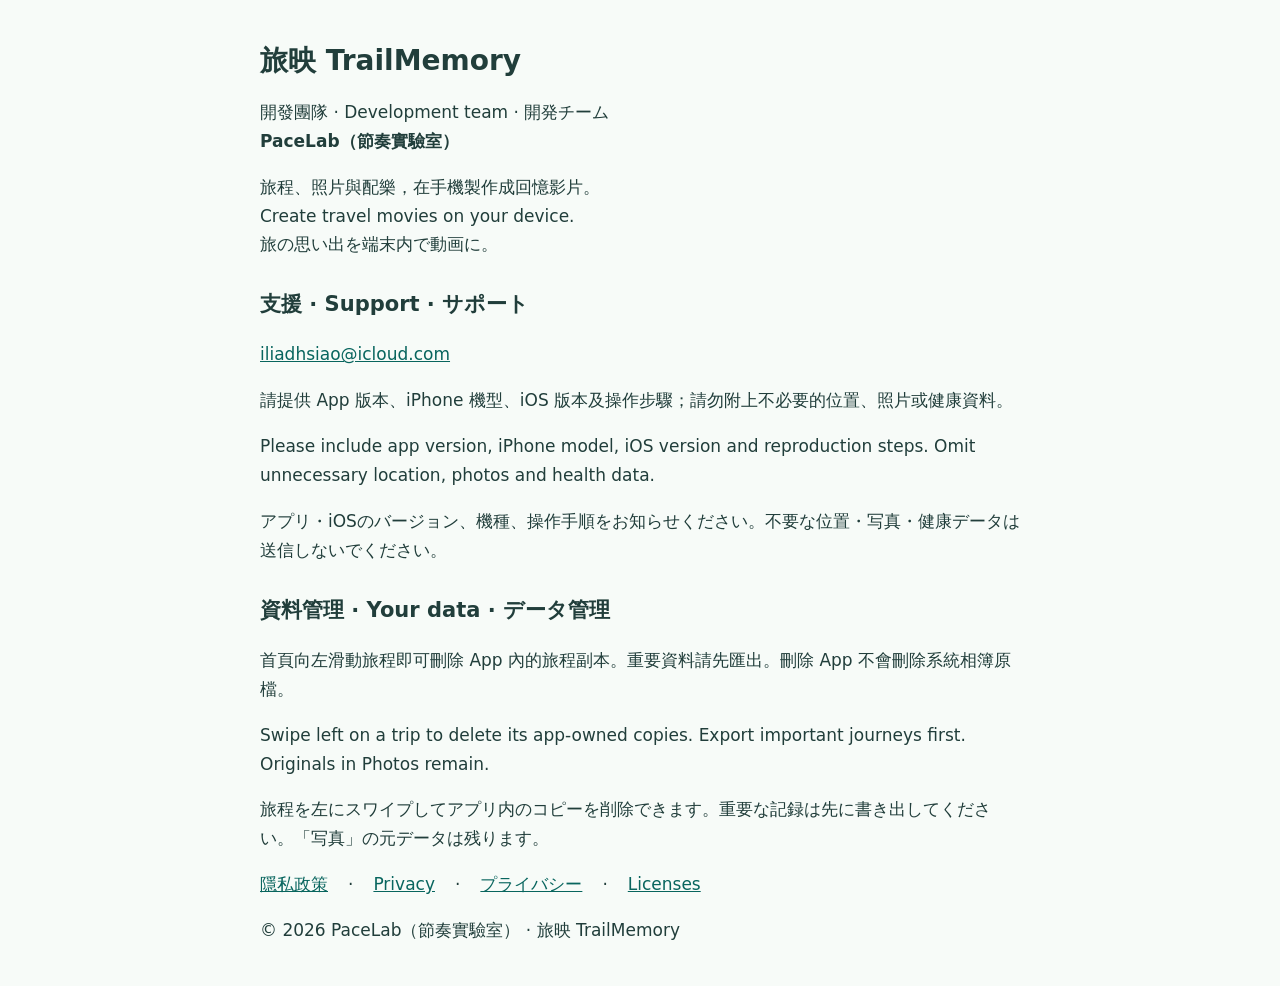
<file: index.html>
<!doctype html><html lang="zh-Hant"><meta charset="utf-8"><meta name="viewport" content="width=device-width,initial-scale=1"><link rel="stylesheet" href="legal/legal.css"><title>旅映 TrailMemory · Support</title><body><main><h1>旅映 TrailMemory</h1><p>開發團隊 · Development team · 開発チーム<br><strong>PaceLab（節奏實驗室）</strong></p><p>旅程、照片與配樂，在手機製作成回憶影片。<br>Create travel movies on your device.<br>旅の思い出を端末内で動画に。</p><h2>支援 · Support · サポート</h2><p><a href="mailto:iliadhsiao@icloud.com">iliadhsiao@icloud.com</a></p><p>請提供 App 版本、iPhone 機型、iOS 版本及操作步驟；請勿附上不必要的位置、照片或健康資料。</p><p>Please include app version, iPhone model, iOS version and reproduction steps. Omit unnecessary location, photos and health data.</p><p>アプリ・iOSのバージョン、機種、操作手順をお知らせください。不要な位置・写真・健康データは送信しないでください。</p><h2>資料管理 · Your data · データ管理</h2><p>首頁向左滑動旅程即可刪除 App 內的旅程副本。重要資料請先匯出。刪除 App 不會刪除系統相簿原檔。</p><p>Swipe left on a trip to delete its app-owned copies. Export important journeys first. Originals in Photos remain.</p><p>旅程を左にスワイプしてアプリ内のコピーを削除できます。重要な記録は先に書き出してください。「写真」の元データは残ります。</p><nav><a href="legal/privacy-zh-Hant.html">隱私政策</a> · <a href="legal/privacy-en.html">Privacy</a> · <a href="legal/privacy-ja.html">プライバシー</a> · <a href="legal/licenses.html">Licenses</a></nav><p>© 2026 PaceLab（節奏實驗室） · 旅映 TrailMemory</p></main></body></html>
</file>
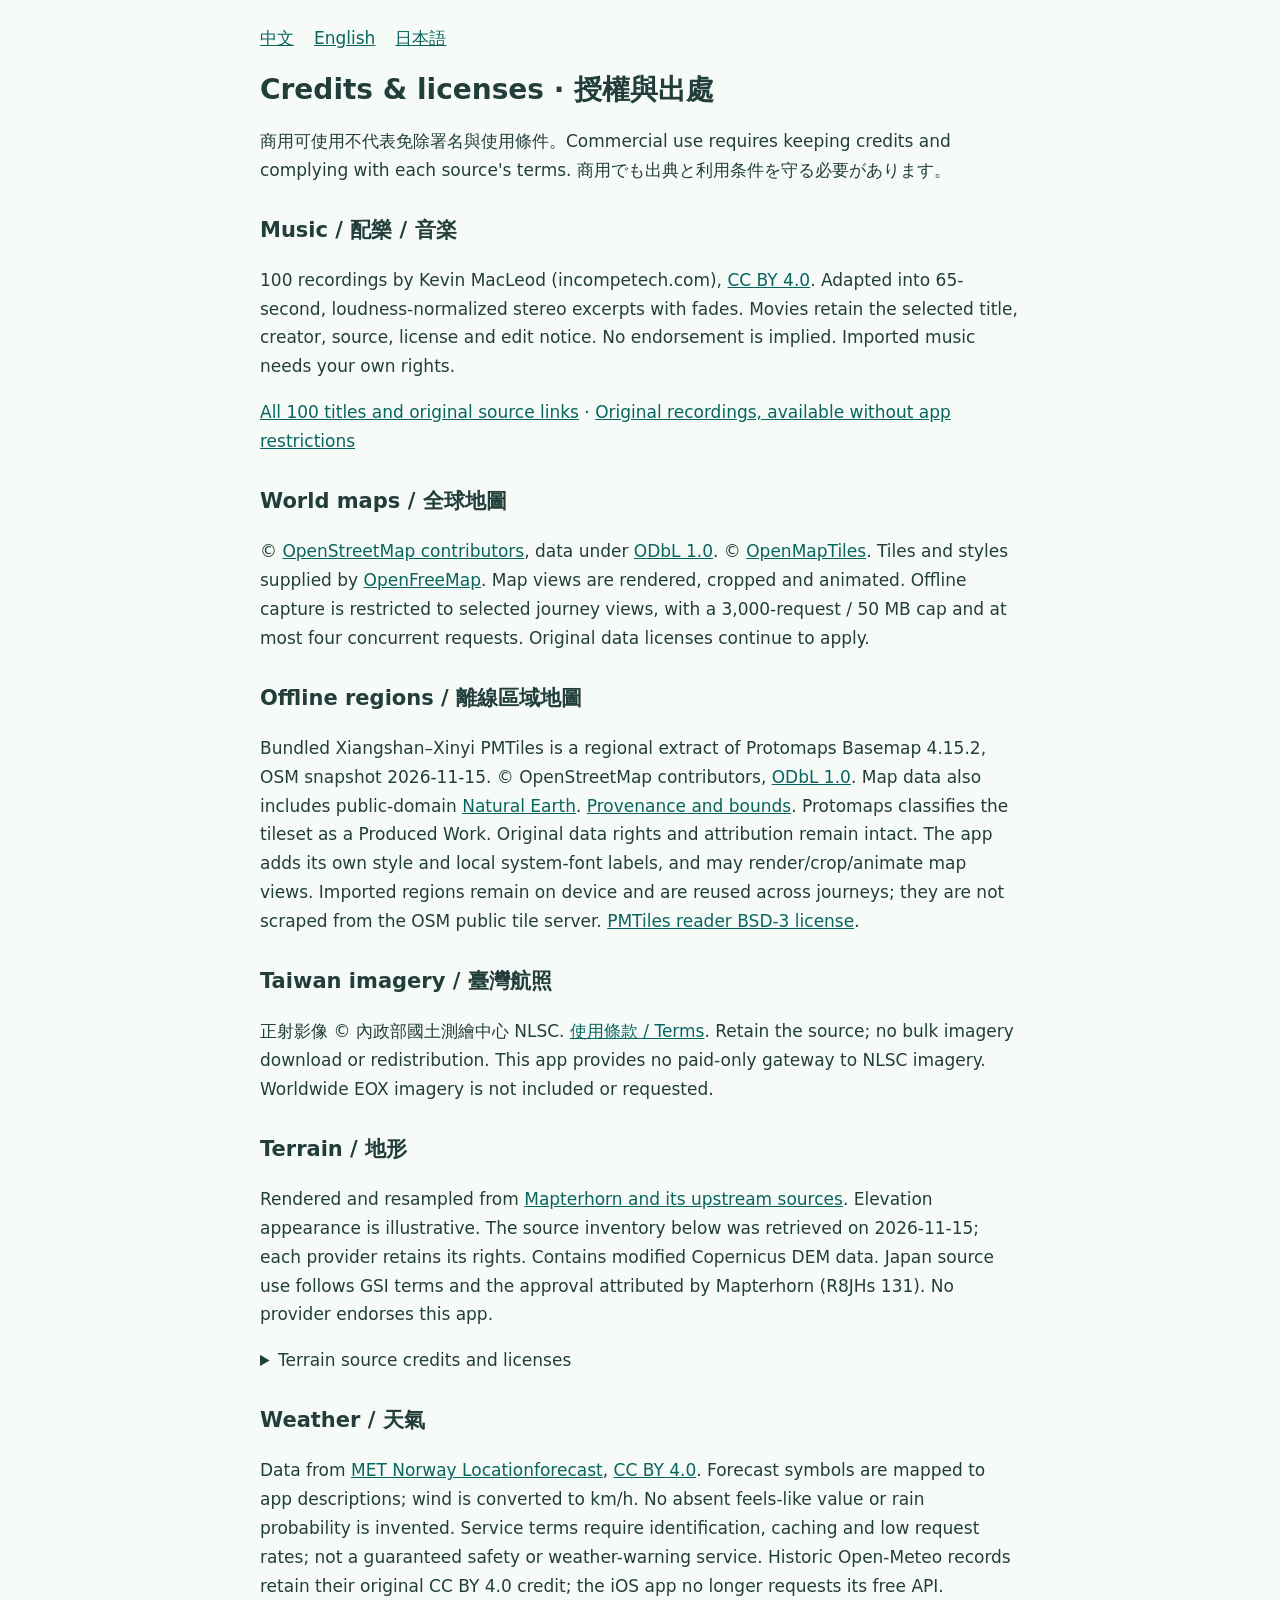
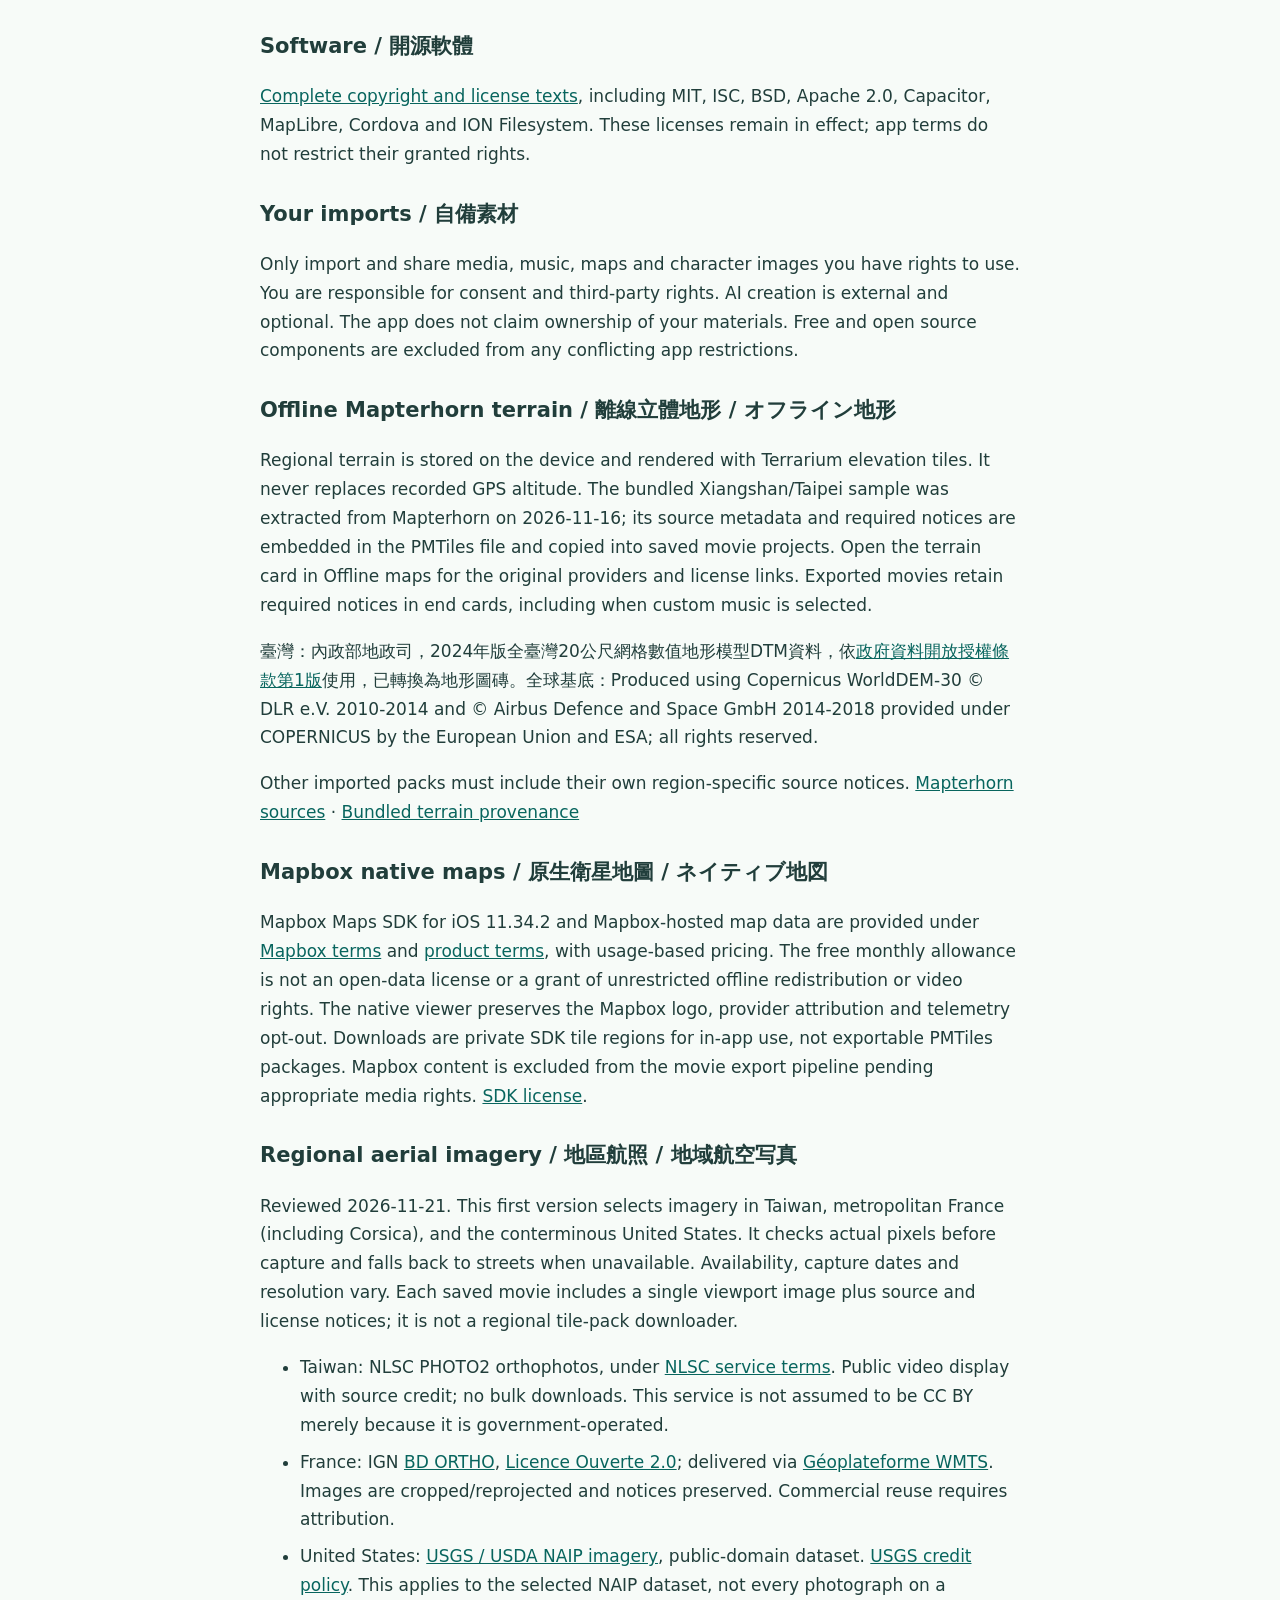
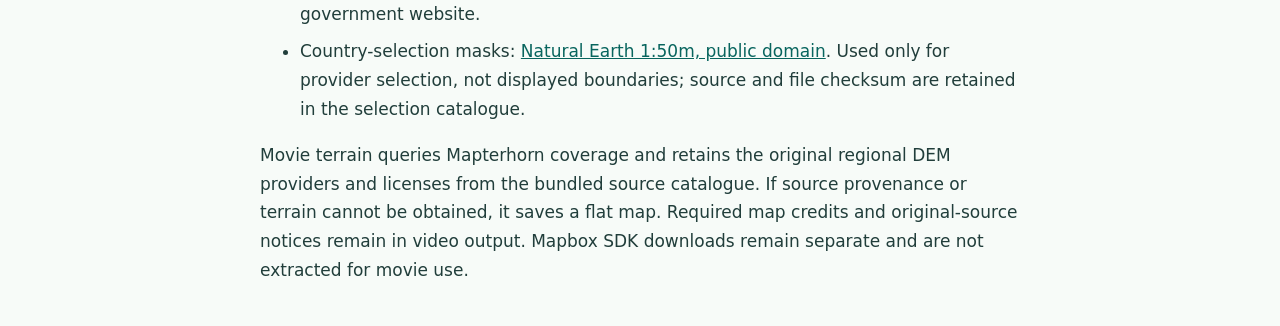
<file: legal/licenses.html>
<!doctype html><html lang="en"><meta charset="utf-8"><meta name="viewport" content="width=device-width,initial-scale=1"><title>Credits & licenses · 授權與出處</title><link rel="stylesheet" href="legal.css"><body><main><nav><a href="privacy-zh-Hant.html">中文</a><a href="privacy-en.html">English</a><a href="privacy-ja.html">日本語</a></nav><h1>Credits & licenses · 授權與出處</h1><p>商用可使用不代表免除署名與使用條件。Commercial use requires keeping credits and complying with each source's terms. 商用でも出典と利用条件を守る必要があります。</p>
<h2>Music / 配樂 / 音楽</h2><p>100 recordings by Kevin MacLeod (incompetech.com), <a href="https://creativecommons.org/licenses/by/4.0/">CC BY 4.0</a>. Adapted into 65-second, loudness-normalized stereo excerpts with fades. Movies retain the selected title, creator, source, license and edit notice. No endorsement is implied. Imported music needs your own rights.</p><p><a href="music-credits.txt">All 100 titles and original source links</a> · <a href="https://incompetech.com/music/royalty-free/music.html">Original recordings, available without app restrictions</a></p>
<h2>World maps / 全球地圖</h2><p>© <a href="https://www.openstreetmap.org/copyright">OpenStreetMap contributors</a>, data under <a href="https://opendatacommons.org/licenses/odbl/1-0/">ODbL 1.0</a>. © <a href="https://openmaptiles.org/">OpenMapTiles</a>. Tiles and styles supplied by <a href="https://openfreemap.org/">OpenFreeMap</a>. Map views are rendered, cropped and animated. Offline capture is restricted to selected journey views, with a 3,000-request / 50 MB cap and at most four concurrent requests. Original data licenses continue to apply.</p>
<h2>Offline regions / 離線區域地圖</h2><p>Bundled Xiangshan–Xinyi PMTiles is a regional extract of Protomaps Basemap 4.15.2, OSM snapshot 2026-11-15. © OpenStreetMap contributors, <a href="https://opendatacommons.org/licenses/odbl/1-0/">ODbL 1.0</a>. Map data also includes public-domain <a href="https://www.naturalearthdata.com/about/terms-of-use/">Natural Earth</a>. <a href="../offline/xiangshan-xinyi-source.json">Provenance and bounds</a>. Protomaps classifies the tileset as a Produced Work. Original data rights and attribution remain intact. The app adds its own style and local system-font labels, and may render/crop/animate map views. Imported regions remain on device and are reused across journeys; they are not scraped from the OSM public tile server. <a href="pmtiles-license.txt">PMTiles reader BSD-3 license</a>.</p>
<h2>Taiwan imagery / 臺灣航照</h2><p>正射影像 © 內政部國土測繪中心 NLSC. <a href="https://maps.nlsc.gov.tw/pro/use_clause.jsp">使用條款 / Terms</a>. Retain the source; no bulk imagery download or redistribution. This app provides no paid-only gateway to NLSC imagery. Worldwide EOX imagery is not included or requested.</p>
<h2>Terrain / 地形</h2><p>Rendered and resampled from <a href="https://mapterhorn.com/attribution/">Mapterhorn and its upstream sources</a>. Elevation appearance is illustrative. The source inventory below was retrieved on 2026-11-15; each provider retains its rights. Contains modified Copernicus DEM data. Japan source use follows GSI terms and the approval attributed by Mapterhorn (R8JHs 131). No provider endorses this app.</p><details><summary>Terrain source credits and licenses</summary><ul><li><strong>Latvijas Ģeotelpiskās informācijas aģentūra</strong> — Digital terrain model (Creative Commons Attribution 4.0) · <a href="https://www.lgia.gov.lv/en/Digit%C4%81lais%20reljefa%20modelis">Source</a> · <a href="https://github.com/mapterhorn/mapterhorn/blob/main/source-catalog/aalv/LICENSE.pdf">Terms</a></li><li><strong>Department of Land Administration, MOI</strong> — 2024 edition of the 20-meter grid digital terrain model Taiwan (Open Government Data License, version 1.0) · <a href="https://data.gov.tw/en/datasets/169807">Source</a> · <a href="https://github.com/mapterhorn/mapterhorn/blob/main/source-catalog/aatw/LICENSE.pdf">Terms</a></li><li><strong>BEV - Bundesamt für Eich- und Vermessungswesen</strong> — Digitales Geländehöhenmodell (ALS-DGM) - Höhenraster (CC-BY-4.0) · <a href="https://www.bev.gv.at/Services/Produkte/Digitales-Gelaendehoehenmodell/ALS-Hoehenraster.html">Source</a> · <a href="https://github.com/mapterhorn/mapterhorn/blob/main/source-catalog/at1/LICENSE.pdf">Terms</a></li><li><strong>geoland.at, Land Kärnten.</strong> — Digital Elevation Modell (DEM) Austria (CC-BY-4.0: Land Kärnten - data.gv.at) · <a href="https://www.data.gv.at/datasets/b5de6975-417b-4320-afdb-eb2a9e2a1dbf?locale=de">Source</a> · <a href="https://github.com/mapterhorn/mapterhorn/blob/main/source-catalog/at10/LICENSE.pdf">Terms</a></li><li><strong>burgenland.at. Land Burgenland</strong> — Digitales Geländemodell 5 Meter - Burgenland (Creative Commons Namensnennung 4.0 International (CC BY 4.0)) · <a href="https://www.burgenland.at/service/open-government-data/bestandsliste/detail/digitales-gelaendemodell-5-meter-burgenland/">Source</a> · <a href="https://github.com/mapterhorn/mapterhorn/blob/main/source-catalog/atburgenland/LICENSE.pdf">Terms</a></li><li><strong>ktn.gv.at. Land Kärnten</strong> — Digitales Gelände- und Oberflächenmodell Kärnten (CC-BY-4.0: Land Kärnten - data.gv.at) · <a href="https://www.data.gv.at/katalog/dataset/c4352e0c-f811-4c59-bdac-4ba199684fc2">Source</a> · <a href="https://github.com/mapterhorn/mapterhorn/blob/main/source-catalog/atkaernten/LICENSE.pdf">Terms</a></li><li><strong>land-oberoesterreich.gv.at. Land Oberösterreich</strong> — Digitales Geländemodell (DGM) Land Oberösterreich (Creative Commons Namensnennung 4.0 International (CC BY 4.0)) · <a href="https://www.data.gv.at/katalog/dataset/d8f39b43-f52b-4387-9b6d-b93b412a2fc2">Source</a> · <a href="https://github.com/mapterhorn/mapterhorn/blob/main/source-catalog/atoberoesterreich/LICENSE.pdf">Terms</a></li><li><strong>salzburg.gv.at. Land Salzburg</strong> — Digitales Geländemodell 1 m (DGM) Land Salzburg (Creative Commons Namensnennung 4.0 International (CC BY 4.0)) · <a href="https://www.data.gv.at/katalog/dataset/093d4dec-8397-4faf-b690-b8cbe9a9dc31">Source</a> · <a href="https://github.com/mapterhorn/mapterhorn/blob/main/source-catalog/atsalzburg/LICENSE.pdf">Terms</a></li><li><strong>Geoscience Australia</strong> — Digital Elevation Model (DEM) of Australia derived from LiDAR 5 Metre Grid (CC BY 4.0) · <a href="https://pid.geoscience.gov.au/dataset/ga/89644">Source</a> · <a href="https://github.com/mapterhorn/mapterhorn/blob/main/source-catalog/au5a/LICENSE.pdf">Terms</a></li><li><strong>Geoscience Australia</strong> — Digital Elevation Model (DEM) of Australia derived from LiDAR 5 Metre Grid (CC BY 4.0) · <a href="https://pid.geoscience.gov.au/dataset/ga/89644">Source</a> · <a href="https://github.com/mapterhorn/mapterhorn/blob/main/source-catalog/au5b/LICENSE.pdf">Terms</a></li><li><strong>Geoscience Australia</strong> — Digital Elevation Model (DEM) of Australia derived from LiDAR 5 Metre Grid (CC BY 4.0) · <a href="https://pid.geoscience.gov.au/dataset/ga/89644">Source</a> · <a href="https://github.com/mapterhorn/mapterhorn/blob/main/source-catalog/au5c/LICENSE.pdf">Terms</a></li><li><strong>Geoscience Australia</strong> — Digital Elevation Model (DEM) of Australia derived from LiDAR 5 Metre Grid (CC BY 4.0) · <a href="https://pid.geoscience.gov.au/dataset/ga/89644">Source</a> · <a href="https://github.com/mapterhorn/mapterhorn/blob/main/source-catalog/au5d/LICENSE.pdf">Terms</a></li><li><strong>Geoscience Australia</strong> — Digital Elevation Model (DEM) of Australia derived from LiDAR 5 Metre Grid (CC BY 4.0) · <a href="https://pid.geoscience.gov.au/dataset/ga/89644">Source</a> · <a href="https://github.com/mapterhorn/mapterhorn/blob/main/source-catalog/au5e/LICENSE.pdf">Terms</a></li><li><strong>Geoscience Australia</strong> — Digital Elevation Model (DEM) of Australia derived from LiDAR 5 Metre Grid (CC BY 4.0) · <a href="https://pid.geoscience.gov.au/dataset/ga/89644">Source</a> · <a href="https://github.com/mapterhorn/mapterhorn/blob/main/source-catalog/au5f/LICENSE.pdf">Terms</a></li><li><strong>Geoscience Australia</strong> — Digital Elevation Model (DEM) of Australia derived from LiDAR 5 Metre Grid (CC BY 4.0) · <a href="https://pid.geoscience.gov.au/dataset/ga/89644">Source</a> · <a href="https://github.com/mapterhorn/mapterhorn/blob/main/source-catalog/au5g/LICENSE.pdf">Terms</a></li><li><strong>Geoscience Australia</strong> — Digital Elevation Model (DEM) of Australia derived from LiDAR 5 Metre Grid (CC BY 4.0) · <a href="https://pid.geoscience.gov.au/dataset/ga/89644">Source</a> · <a href="https://github.com/mapterhorn/mapterhorn/blob/main/source-catalog/au5h/LICENSE.pdf">Terms</a></li><li><strong>Geoscience Australia</strong> — Digital Elevation Model (DEM) of Australia derived from LiDAR 5 Metre Grid (CC BY 4.0) · <a href="https://pid.geoscience.gov.au/dataset/ga/89644">Source</a> · <a href="https://github.com/mapterhorn/mapterhorn/blob/main/source-catalog/au5i/LICENSE.pdf">Terms</a></li><li><strong>The LIST ©State of Tasmania. Downloaded via Source Coop.</strong> — Tasmanian 2 metre Digital Elevation Model (CC BY 3.0) · <a href="https://source.coop/alexgleith/tasmania-dem-2m">Source</a> · <a href="https://github.com/mapterhorn/mapterhorn/blob/main/source-catalog/autas/LICENSE.pdf">Terms</a></li><li><strong>agentschap Digitaal Vlaanderen</strong> — Digitaal Hoogtemodel Vlaanderen II, DTM, raster, 1 m (Model license for free reuse) · <a href="https://www.vlaanderen.be/datavindplaats/catalogus/digitaal-hoogtemodel-vlaanderen-ii-dtm-raster-1-m">Source</a> · <a href="https://github.com/mapterhorn/mapterhorn/blob/main/source-catalog/beflanders/LICENSE.pdf">Terms</a></li><li><strong>Service public de Wallonie (SPW)</strong> — Relief de la Wallonie - Modèle Numérique de Terrain (MNT) 2021-2022 (CC-BY 4.0) · <a href="https://geoportail.wallonie.be/catalogue/a004e570-99d6-4fe5-b83d-49b774409278.html">Source</a> · <a href="https://github.com/mapterhorn/mapterhorn/blob/main/source-catalog/bewallonie/LICENSE.pdf">Terms</a></li><li><strong>Natural Resources Canada</strong> — Canada DTM 2018-2024 (Open Government Licence - Canada) · <a href="https://open.canada.ca/data/en/dataset/0fe65119-e96e-4a57-8bfe-9d9245fba06b">Source</a> · <a href="https://github.com/mapterhorn/mapterhorn/blob/main/source-catalog/cahrdem2/LICENSE.pdf">Terms</a></li><li><strong>Kanton Zürich, Amt für Raumentwicklung, Abteilung Geoinformation</strong> — DTM Kanton Zürich (CC0) · <a href="https://data.stadt-zuerich.ch/dataset/ktzh_digitales_terrainmodell__dtm__2021_bis_2022__ogd_">Source</a> · <a href="https://github.com/mapterhorn/mapterhorn/blob/main/source-catalog/chzh/LICENSE.pdf">Terms</a></li><li><strong>Τμήμα Κτηματολογίου και Χωρομετρίας</strong> — Cyprus DTM 2019 (CC BY 4.0) · <a href="https://www.data.gov.cy/el/dataset/ypsometria-inspire">Source</a> · <a href="https://github.com/mapterhorn/mapterhorn/blob/main/source-catalog/cy/LICENSE.pdf">Terms</a></li><li><strong>cuzk.gov.cz. Land Survey Office</strong> — Digital Terrain Model of the Czech Republic, 4th generation (DMR 4G), INSPIRE theme Elevation (EL) - GRID 5 m (CC-BY 4.0) · <a href="https://geoportal.cuzk.cz/(S(rtmc0jv2tukm5cadwnkwsgd2))/Default.aspx?lng=EN&amp;mode=TextMeta&amp;side=vyskopis&amp;metadataID=CZ-CUZK-EL&amp;mapid=8&amp;menu=304">Source</a> · <a href="https://github.com/mapterhorn/mapterhorn/blob/main/source-catalog/cz/LICENSE.pdf">Terms</a></li><li><strong>Bayerische Vermessungsverwaltung</strong> — Digitales Geländemodell 1m (DGM1) (CC BY 4.0) · <a href="https://geodaten.bayern.de/opengeodata/OpenDataDetail.html?pn=dgm1">Source</a> · <a href="https://github.com/mapterhorn/mapterhorn/blob/main/source-catalog/debayern/LICENSE.pdf">Terms</a></li><li><strong>Senatsverwaltung für Stadtentwicklung, Bauen und Wohnen Berlin</strong> — Digitale Geländemodelle - ATKIS DGM (Datenlizenz Deutschland - Zero - Version 2.0) · <a href="https://www.berlin.de/sen/sbw/stadtdaten/geoinformation/landesvermessung/geotopographie-atkis/dgm-digitale-gelaendemodelle/">Source</a> · <a href="https://github.com/mapterhorn/mapterhorn/blob/main/source-catalog/deberlin/LICENSE.pdf">Terms</a></li><li><strong>GeoBasis-DE / LGB</strong> — Digitales Geländemodell 1m Brandenburg (Datenlizenz Deutschland - Namensnennung - Version 2.0) · <a href="https://data.geobasis-bb.de/geobasis/daten/dgm/tif/">Source</a> · <a href="https://github.com/mapterhorn/mapterhorn/blob/main/source-catalog/debrandenburg/LICENSE.pdf">Terms</a></li><li><strong>Landesamt GeoInformation Bremen</strong> — ATKIS - DGM1 Land Bremen (CC-BY-4.0) · <a href="https://www.metaver.de/trefferanzeige?docuuid=2351ABA6-019D-4155-853F-76EEFC26CA52">Source</a> · <a href="https://github.com/mapterhorn/mapterhorn/blob/main/source-catalog/debremen/LICENSE.pdf">Terms</a></li><li><strong>LGL, www.lgl-bw.de, dl-de/by-2-0</strong> — DGM 1 Baden-Württemberg (Datenlizenz Deutschland - Namensnennung - Version 2.0) · <a href="https://www.lgl-bw.de/Produkte/Open-Data/">Source</a> · <a href="https://github.com/mapterhorn/mapterhorn/blob/main/source-catalog/debw/LICENSE.pdf">Terms</a></li><li><strong>LGL, www.lgl-bw.de, dl-de/by-2-0</strong> — Baden-Württemberg DGM ALS_3 (Datenlizenz Deutschland - Namensnennung - Version 2.0) · <a href="https://www.lgl-bw.de/Produkte/3D-Produkte/Digitale-Gelaendemodelle/">Source</a> · <a href="https://github.com/mapterhorn/mapterhorn/blob/main/source-catalog/debw025/LICENSE.pdf">Terms</a></li><li><strong>Freie und Hansestadt Hamburg, Landesbetrieb Geoinformation und Vermessung (LGV)</strong> — Digitales Höhenmodell Hamburg DGM 1 (Datenlizenz Deutschland - Namensnennung - Version 2.0) · <a href="https://metaver.de/trefferanzeige?docuuid=A39B4E86-15E2-4BF7-BA82-66F9913D5640">Source</a> · <a href="https://github.com/mapterhorn/mapterhorn/blob/main/source-catalog/dehamburg/LICENSE.pdf">Terms</a></li><li><strong>Hessisches Ministerium für Umwelt, Klimaschutz, Landwirtschaft und Verbraucherschutz</strong> — ATKIS-DGM 1 (Datenlizenz Deutschland - Zero - Version 2.0) · <a href="https://www.metaver.de/trefferanzeige?docuuid=dbf48a95-b44d-48b3-a5b4-981e4c1bd8e6">Source</a> · <a href="https://github.com/mapterhorn/mapterhorn/blob/main/source-catalog/dehessen/LICENSE.pdf">Terms</a></li><li><strong>© GeoBasis-DE/M-V 2025</strong> — Digitales Geländemodell 1m (DGM1) Mecklenburg-Vorpommern (CC BY 4.0) · <a href="https://www.laiv-mv.de/Geoinformation/Geobasisdaten/Gelaendemodelle/">Source</a> · <a href="https://github.com/mapterhorn/mapterhorn/blob/main/source-catalog/demv/LICENSE.pdf">Terms</a></li><li><strong>Landesamtes für Geoinformation und Landesvermessung Niedersachsen (LGLN)</strong> — Digitales Geländemodell 1m (DGM1) (CC BY 4.0) · <a href="https://www.lgln.niedersachsen.de/startseite/geodaten_karten/3d_geobasisdaten/dgm/digitale-gelandemodelle-dgm-143150.html">Source</a> · <a href="https://github.com/mapterhorn/mapterhorn/blob/main/source-catalog/deniedersachsen/LICENSE.pdf">Terms</a></li><li><strong>Ministerium des Innern des Landes Nordrhein-Westfalen</strong> — Digitales Geländemodell - Rasterweite 1 m (Datenlizenz Deutschland - Zero - Version 2.0) · <a href="https://www.opengeodata.nrw.de/produkte/geobasis/hm/dgm1_tiff/dgm1_tiff/">Source</a> · <a href="https://github.com/mapterhorn/mapterhorn/blob/main/source-catalog/denrw/LICENSE.pdf">Terms</a></li><li><strong>©GeoBasis-DE / LVermGeoRP 2025</strong> — Digitales Geländemodell Gitterweite 1 m (DL-DE-&gt;BY-2.0) · <a href="https://lvermgeo.rlp.de/geodaten-geoshop/open-data">Source</a> · <a href="https://github.com/mapterhorn/mapterhorn/blob/main/source-catalog/derlp/LICENSE.pdf">Terms</a></li><li><strong>GeoBasis DE/LVGL-SL 2025</strong> — DGM 1 Saarland (Datenlizenz Deutschland – Namensnennung – Version 2.0) · <a href="https://www.shop.lvgl.saarland.de/cloud/index.php/s/wWELJP3D5aRsrqi?path=%2FOD_DGM1_tiff_LK">Source</a> · <a href="https://github.com/mapterhorn/mapterhorn/blob/main/source-catalog/desaarland/LICENSE.pdf">Terms</a></li><li><strong>GeoSN, dl-de/by-2-0</strong> — Digitales Geländemodell (DGM1) (Datenlizenz Deutschland - Namensnennung - Version 2.0) · <a href="https://www.geodaten.sachsen.de/downloadbereich-digitale-hoehenmodelle-4851.html">Source</a> · <a href="https://github.com/mapterhorn/mapterhorn/blob/main/source-catalog/desachsen/LICENSE.pdf">Terms</a></li><li><strong>Landesamt für Vermessung und Geoinformation Sachsen-Anhalt (LVermGeo)</strong> — DGM - Digitales Geländemodell (Datenlizenz Deutschland - Namensnennung - Version 2.0) · <a href="https://www.lvermgeo.sachsen-anhalt.de/de/gdp-dgm-dom-lsa.html">Source</a> · <a href="https://github.com/mapterhorn/mapterhorn/blob/main/source-catalog/desachsenanhalt/LICENSE.pdf">Terms</a></li><li><strong>© GeoBasis-DE/LVermGeo SH/CC BY 4.0</strong> — DGM 1 Schleswig-Holstein (CC BY 4.0) · <a href="https://geodaten.schleswig-holstein.de/gaialight-sh/_apps/dladownload/dl-dgm1.html">Source</a> · <a href="https://github.com/mapterhorn/mapterhorn/blob/main/source-catalog/desh/LICENSE.pdf">Terms</a></li><li><strong>© GDI-Th</strong> — DGM 1 Thüringen (Datenlizenz Deutschland - Namensnennung - Version 2.0) · <a href="https://tlbg.thueringen.de/geobasisdaten/3d-informationen/digitale-gelaendemodelle#c75998">Source</a> · <a href="https://github.com/mapterhorn/mapterhorn/blob/main/source-catalog/dethueringen/LICENSE.pdf">Terms</a></li><li><strong>Klimadatastyrelsen Danmark</strong> — Danmarks Højdemodel - Terræn (CC BY 4.0) · <a href="https://dataforsyningen.dk/data/930">Source</a> · <a href="https://github.com/mapterhorn/mapterhorn/blob/main/source-catalog/dk/LICENSE.pdf">Terms</a></li><li><strong>The Faroese Environment Agency, Umhvørvisstovan</strong> — DTM hæddarmodell (Open Government Data) · <a href="https://www.foroyakort.fo/tak-datur-nidur/dtm-og-dsm-haeddarmodell">Source</a> · <a href="https://github.com/mapterhorn/mapterhorn/blob/main/source-catalog/dkfaroe/LICENSE.pdf">Terms</a></li><li><strong>Klimadatastyrelsen Danmark</strong> — Elevation model Greenland (CC BY 4.0) · <a href="https://dataforsyningen.dk/data/4780">Source</a> · <a href="https://github.com/mapterhorn/mapterhorn/blob/main/source-catalog/dkgreenland/LICENSE.pdf">Terms</a></li><li><strong>Elevation data 2021-2024, Republic of Estonia Land and Spatial Development Board</strong> — Elevation Data Estonia 1m (Republic of Estonia Land and Spatial Development Board opendata licence 2025) · <a href="https://geoportaal.maaamet.ee/eng/spatial-data/elevation-data-p308.html">Source</a> · <a href="https://github.com/mapterhorn/mapterhorn/blob/main/source-catalog/ee/LICENSE.pdf">Terms</a></li><li><strong>MDT02-cob2 2015-2021 CC-BY 4.0 scne.es</strong> — Modelo Digital del Terreno - MDT02 (CC BY 4.0) · <a href="https://centrodedescargas.cnig.es/CentroDescargas/modelo-digital-terreno-mdt02-segunda-cobertura">Source</a> · <a href="https://github.com/mapterhorn/mapterhorn/blob/main/source-catalog/es2a/LICENSE.pdf">Terms</a></li><li><strong>MDT02-cob2 2015-2021 CC-BY 4.0 scne.es</strong> — Modelo Digital del Terreno - MDT02 (CC BY 4.0) · <a href="https://centrodedescargas.cnig.es/CentroDescargas/modelo-digital-terreno-mdt02-segunda-cobertura">Source</a> · <a href="https://github.com/mapterhorn/mapterhorn/blob/main/source-catalog/es2b/LICENSE.pdf">Terms</a></li><li><strong>MDT02-cob2 2015-2021 CC-BY 4.0 scne.es</strong> — Modelo Digital del Terreno - MDT02 (CC BY 4.0) · <a href="https://centrodedescargas.cnig.es/CentroDescargas/modelo-digital-terreno-mdt02-segunda-cobertura">Source</a> · <a href="https://github.com/mapterhorn/mapterhorn/blob/main/source-catalog/es2c/LICENSE.pdf">Terms</a></li><li><strong>CC-BY 4.0 scne.es 2025</strong> — Digital Terrain Model 1st Coverage with 5 m grid spacing (CC BY 4.0) · <a href="https://centrodedescargas.cnig.es/CentroDescargas/modelo-digital-terreno-mdt05-primera-cobertura">Source</a> · <a href="https://github.com/mapterhorn/mapterhorn/blob/main/source-catalog/es5a/LICENSE.pdf">Terms</a></li><li><strong>CC-BY 4.0 scne.es 2025</strong> — Digital Terrain Model 1st Coverage with 5 m grid spacing (CC BY 4.0) · <a href="https://centrodedescargas.cnig.es/CentroDescargas/modelo-digital-terreno-mdt05-primera-cobertura">Source</a> · <a href="https://github.com/mapterhorn/mapterhorn/blob/main/source-catalog/es5b/LICENSE.pdf">Terms</a></li><li><strong>CC-BY 4.0 scne.es 2025</strong> — Digital Terrain Model 1st Coverage with 5 m grid spacing (CC BY 4.0) · <a href="https://centrodedescargas.cnig.es/CentroDescargas/modelo-digital-terreno-mdt05-primera-cobertura">Source</a> · <a href="https://github.com/mapterhorn/mapterhorn/blob/main/source-catalog/es5c/LICENSE.pdf">Terms</a></li><li><strong>CC-BY 4.0 scne.es 2025</strong> — Digital Terrain Model 1st Coverage with 5 m grid spacing (CC BY 4.0) · <a href="https://centrodedescargas.cnig.es/CentroDescargas/modelo-digital-terreno-mdt05-primera-cobertura">Source</a> · <a href="https://github.com/mapterhorn/mapterhorn/blob/main/source-catalog/es5d/LICENSE.pdf">Terms</a></li><li><strong>CC-BY 4.0 scne.es 2022-2025</strong> — Modelo Digital del Terreno - MDT50 (CC BY 4.0) · <a href="https://centrodedescargas.cnig.es/CentroDescargas/lidar-tercera-cobertura">Source</a> · <a href="https://github.com/mapterhorn/mapterhorn/blob/main/source-catalog/esmdt50a/LICENSE.pdf">Terms</a></li><li><strong>CC-BY 4.0 scne.es 2022-2025</strong> — Modelo Digital del Terreno - MDT50 (CC BY 4.0) · <a href="https://centrodedescargas.cnig.es/CentroDescargas/lidar-tercera-cobertura">Source</a> · <a href="https://github.com/mapterhorn/mapterhorn/blob/main/source-catalog/esmdt50b/LICENSE.pdf">Terms</a></li><li><strong>CC-BY 4.0 scne.es 2022-2025</strong> — Modelo Digital del Terreno - MDT50 (CC BY 4.0) · <a href="https://centrodedescargas.cnig.es/CentroDescargas/lidar-tercera-cobertura">Source</a> · <a href="https://github.com/mapterhorn/mapterhorn/blob/main/source-catalog/esmdt50c/LICENSE.pdf">Terms</a></li><li><strong>CC-BY 4.0 scne.es 2022-2025</strong> — Modelo Digital del Terreno - MDT50 (CC BY 4.0) · <a href="https://centrodedescargas.cnig.es/CentroDescargas/lidar-tercera-cobertura">Source</a> · <a href="https://github.com/mapterhorn/mapterhorn/blob/main/source-catalog/esmdt50d/LICENSE.pdf">Terms</a></li><li><strong>National Land Survey of Finland 2025. Downloaded via GeoCubes.</strong> — Elevation model 2 m (Attribution 4.0 International (CC BY 4.0)) · <a href="https://www.maanmittauslaitos.fi/en/maps-and-spatial-data/datasets-and-interfaces/product-descriptions/elevation-model-2-m">Source</a> · <a href="https://github.com/mapterhorn/mapterhorn/blob/main/source-catalog/fi/LICENSE.pdf">Terms</a></li><li><strong>Institut national de l&#x27;information géographique et forestière IGN</strong> — MNT LiDAR HD (Licence Ouverte / Open Licence version 2.0) · <a href="https://www.data.gouv.fr/datasets/mnt-lidar-hd">Source</a> · <a href="https://github.com/mapterhorn/mapterhorn/blob/main/source-catalog/frhd2154a/LICENSE.pdf">Terms</a></li><li><strong>Institut national de l&#x27;information géographique et forestière IGN</strong> — MNT LiDAR HD (Licence Ouverte / Open Licence version 2.0) · <a href="https://www.data.gouv.fr/datasets/mnt-lidar-hd">Source</a> · <a href="https://github.com/mapterhorn/mapterhorn/blob/main/source-catalog/frhd2154b/LICENSE.pdf">Terms</a></li><li><strong>Institut national de l&#x27;information géographique et forestière IGN</strong> — MNT LiDAR HD (Licence Ouverte / Open Licence version 2.0) · <a href="https://www.data.gouv.fr/datasets/mnt-lidar-hd">Source</a> · <a href="https://github.com/mapterhorn/mapterhorn/blob/main/source-catalog/frhd2154c/LICENSE.pdf">Terms</a></li><li><strong>Institut national de l&#x27;information géographique et forestière IGN</strong> — MNT LiDAR HD (Licence Ouverte / Open Licence version 2.0) · <a href="https://www.data.gouv.fr/datasets/mnt-lidar-hd">Source</a> · <a href="https://github.com/mapterhorn/mapterhorn/blob/main/source-catalog/frhd2154d/LICENSE.pdf">Terms</a></li><li><strong>Institut national de l&#x27;information géographique et forestière IGN</strong> — MNT LiDAR HD (Licence Ouverte / Open Licence version 2.0) · <a href="https://www.data.gouv.fr/datasets/mnt-lidar-hd">Source</a> · <a href="https://github.com/mapterhorn/mapterhorn/blob/main/source-catalog/frhd2154e/LICENSE.pdf">Terms</a></li><li><strong>Institut national de l&#x27;information géographique et forestière IGN</strong> — MNT LiDAR HD (Licence Ouverte / Open Licence version 2.0) · <a href="https://www.data.gouv.fr/datasets/mnt-lidar-hd">Source</a> · <a href="https://github.com/mapterhorn/mapterhorn/blob/main/source-catalog/frhd2975/LICENSE.pdf">Terms</a></li><li><strong>Institut national de l&#x27;information géographique et forestière IGN</strong> — MNT LiDAR HD (Licence Ouverte / Open Licence version 2.0) · <a href="https://www.data.gouv.fr/datasets/mnt-lidar-hd">Source</a> · <a href="https://github.com/mapterhorn/mapterhorn/blob/main/source-catalog/frhd5490/LICENSE.pdf">Terms</a></li><li><strong>Institut national de l&#x27;information géographique et forestière IGN</strong> — RGE ALTI® 1m Guadeloupe, Martinique (Licence Ouverte / Open Licence version 2.0) · <a href="https://geoservices.ign.fr/rgealti">Source</a> · <a href="https://github.com/mapterhorn/mapterhorn/blob/main/source-catalog/frrgealti1caribbean/LICENSE.pdf">Terms</a></li><li><strong>Institut national de l&#x27;information géographique et forestière IGN</strong> — RGE ALTI® 1m Corsica (Licence Ouverte / Open Licence version 2.0) · <a href="https://geoservices.ign.fr/rgealti">Source</a> · <a href="https://github.com/mapterhorn/mapterhorn/blob/main/source-catalog/frrgealti1corse/LICENSE.pdf">Terms</a></li><li><strong>Institut national de l&#x27;information géographique et forestière IGN</strong> — RGE ALTI® 1m French Guiana (Licence Ouverte / Open Licence version 2.0) · <a href="https://geoservices.ign.fr/rgealti">Source</a> · <a href="https://github.com/mapterhorn/mapterhorn/blob/main/source-catalog/frrgealti1guiana/LICENSE.pdf">Terms</a></li><li><strong>Institut national de l&#x27;information géographique et forestière IGN</strong> — RGE ALTI® 1m Mayotte (Licence Ouverte / Open Licence version 2.0) · <a href="https://geoservices.ign.fr/rgealti">Source</a> · <a href="https://github.com/mapterhorn/mapterhorn/blob/main/source-catalog/frrgealti1mayotte/LICENSE.pdf">Terms</a></li><li><strong>Institut national de l&#x27;information géographique et forestière IGN</strong> — RGE ALTI® 1m Metropolitan France (Licence Ouverte / Open Licence version 2.0) · <a href="https://geoservices.ign.fr/rgealti">Source</a> · <a href="https://github.com/mapterhorn/mapterhorn/blob/main/source-catalog/frrgealti1metro/LICENSE.pdf">Terms</a></li><li><strong>Institut national de l&#x27;information géographique et forestière IGN</strong> — RGE ALTI® 1m Reunion (Licence Ouverte / Open Licence version 2.0) · <a href="https://geoservices.ign.fr/rgealti">Source</a> · <a href="https://github.com/mapterhorn/mapterhorn/blob/main/source-catalog/frrgealti1reunion/LICENSE.pdf">Terms</a></li><li><strong>Institut national de l&#x27;information géographique et forestière IGN</strong> — RGE ALTI® 1m Saint Pierre and Miquelon (Licence Ouverte / Open Licence version 2.0) · <a href="https://geoservices.ign.fr/rgealti">Source</a> · <a href="https://github.com/mapterhorn/mapterhorn/blob/main/source-catalog/frrgealti1stpm/LICENSE.pdf">Terms</a></li><li><strong>Institut national de l&#x27;information géographique et forestière IGN</strong> — RGE ALTI® 5m Guadeloupe, Martinique (Licence Ouverte / Open Licence version 2.0) · <a href="https://geoservices.ign.fr/rgealti">Source</a> · <a href="https://github.com/mapterhorn/mapterhorn/blob/main/source-catalog/frrgealti5caribbean/LICENSE.pdf">Terms</a></li><li><strong>Institut national de l&#x27;information géographique et forestière IGN</strong> — RGE ALTI® 5m Corsica (Licence Ouverte / Open Licence version 2.0) · <a href="https://geoservices.ign.fr/rgealti">Source</a> · <a href="https://github.com/mapterhorn/mapterhorn/blob/main/source-catalog/frrgealti5corse/LICENSE.pdf">Terms</a></li><li><strong>Institut national de l&#x27;information géographique et forestière IGN</strong> — RGE ALTI® 5m French Guiana (Licence Ouverte / Open Licence version 2.0) · <a href="https://geoservices.ign.fr/rgealti">Source</a> · <a href="https://github.com/mapterhorn/mapterhorn/blob/main/source-catalog/frrgealti5guiana/LICENSE.pdf">Terms</a></li><li><strong>Institut national de l&#x27;information géographique et forestière IGN</strong> — RGE ALTI® 5m Mayotte (Licence Ouverte / Open Licence version 2.0) · <a href="https://geoservices.ign.fr/rgealti">Source</a> · <a href="https://github.com/mapterhorn/mapterhorn/blob/main/source-catalog/frrgealti5mayotte/LICENSE.pdf">Terms</a></li><li><strong>Institut national de l&#x27;information géographique et forestière IGN</strong> — RGE ALTI® 5m Metropolitan France (Licence Ouverte / Open Licence version 2.0) · <a href="https://geoservices.ign.fr/rgealti">Source</a> · <a href="https://github.com/mapterhorn/mapterhorn/blob/main/source-catalog/frrgealti5metro/LICENSE.pdf">Terms</a></li><li><strong>Institut national de l&#x27;information géographique et forestière IGN</strong> — RGE ALTI® 5m Reunion (Licence Ouverte / Open Licence version 2.0) · <a href="https://geoservices.ign.fr/rgealti">Source</a> · <a href="https://github.com/mapterhorn/mapterhorn/blob/main/source-catalog/frrgealti5reunion/LICENSE.pdf">Terms</a></li><li><strong>Institut national de l&#x27;information géographique et forestière IGN</strong> — RGE ALTI® 5m Saint Pierre and Miquelon (Licence Ouverte / Open Licence version 2.0) · <a href="https://geoservices.ign.fr/rgealti">Source</a> · <a href="https://github.com/mapterhorn/mapterhorn/blob/main/source-catalog/frrgealti5stpm/LICENSE.pdf">Terms</a></li><li><strong>DLR e.V. 2010-2014, Airbus Defence and Space GmbH 2014-2018, provided under COPERNICUS by the European Union and ESA. All rights reserved. Accessed via OpenTopography and AWS Open Data.</strong> — COPERNICUS GLO-30 (COPERNICUS full, free and open license) · <a href="https://dataspace.copernicus.eu/explore-data/data-collections/copernicus-contributing-missions/collections-description/COP-DEM">Source</a> · <a href="https://github.com/mapterhorn/mapterhorn/blob/main/source-catalog/glo30/LICENSE.pdf">Terms</a></li><li><strong>Natural Science Institute of Iceland</strong> — ÍslandsDEM útgáfa 1.0 (CC BY 4.0) · <a href="https://gatt.lmi.is/geonetwork/srv/eng/catalog.search#/metadata/e6712430-a63c-4ae5-9158-c89d16da6361">Source</a> · <a href="https://github.com/mapterhorn/mapterhorn/blob/main/source-catalog/is/LICENSE.pdf">Terms</a></li><li><strong>ASTER GDEM courtesy of METI and NASA processed by 4cast LTD using VTbuilder</strong> — 10 meter Digital Elevation Model (DEM) of Israel (ASTER GDEM Public Domain) · <a href="https://www.jspacesystems.or.jp/ersdac/GDEM/E/">Source</a> · <a href="https://github.com/mapterhorn/mapterhorn/blob/main/source-catalog/isr10/LICENSE.pdf">Terms</a></li><li><strong>Dati estratti dal Modello Digitale del Terreno (DTM) della Regione Autonoma Valle d&#x27;Aosta</strong> — Modello Digitale del Terreno (DTM) (CC BY 4.0) · <a href="https://geoportale.regione.vda.it/download/dtm/">Source</a> · <a href="https://github.com/mapterhorn/mapterhorn/blob/main/source-catalog/itaosta/LICENSE.pdf">Terms</a></li><li><strong>Amt für Landesplanung und Kartografie, Autonome Provinz Bozen</strong> — Digitales Geländemodell (DGM 2,5m) (Creative Commons CCZero) · <a href="https://natur-raum.provinz.bz.it/de/digitale-hohenmodelle">Source</a> · <a href="https://github.com/mapterhorn/mapterhorn/blob/main/source-catalog/itbozen/LICENSE.pdf">Terms</a></li><li><strong>Regione Lombardia</strong> — DTM 5X5 - Modello digitale del terreno (ed. 2015) (CC BY 4.0) · <a href="https://geodati.gov.it/geoportale/eng/metadata-search-results?keyword=dfc98d60-5f02-4a2b-8113-5ad24cc53a9c">Source</a> · <a href="https://github.com/mapterhorn/mapterhorn/blob/main/source-catalog/itlombardia/LICENSE.pdf">Terms</a></li><li><strong>Regione Piemonte - A1613B - Sistema informativo territoriale e ambientale</strong> — RIPRESA AEREA ICE 2009-2011 - DTM 5 (CC BY 4.0) · <a href="https://www.geoportale.piemonte.it/geonetwork/srv/api/records/r_piemon:224de2ac-023e-441c-9ae0-ea493b217a8e">Source</a> · <a href="https://github.com/mapterhorn/mapterhorn/blob/main/source-catalog/itpiemonte/LICENSE.pdf">Terms</a></li><li><strong>Regione Autonoma della Sardegna</strong> — DTM e DSM passo 1 m fascia costiera 2008 (CC-BY 4.0) · <a href="https://webgis2.regione.sardegna.it/geonetwork/srv/ita/catalog.search#/metadata/R_SARDEG:BFPNM">Source</a> · <a href="https://github.com/mapterhorn/mapterhorn/blob/main/source-catalog/itsardegnacostiera/LICENSE.pdf">Terms</a></li><li><strong>Regione Autonoma della Sardegna</strong> — DTM e DSM passo 1 metro dei centri urbani interni della Sardegna volo 2013 (CC-BY 4.0) · <a href="https://webgis2.regione.sardegna.it/geonetwork/srv/ita/catalog.search#/metadata/R_SARDEG:7f606501-8ef8-4fa0-99ad-54811f370308">Source</a> · <a href="https://github.com/mapterhorn/mapterhorn/blob/main/source-catalog/itsardegnaurban/LICENSE.pdf">Terms</a></li><li><strong>Regione Siciliana - Assessorato del Territorio e dell&#x27;Ambiente - Area 2 Interdipartimentale - Nodo Regionale S.I.T.R</strong> — Modello digitale del terreno (MDT) 2m - Volo ATA 2012 2013 (CC-BY 4.0) · <a href="https://www.sitr.regione.sicilia.it/geoportale/it/Metadata/Details/946">Source</a> · <a href="https://github.com/mapterhorn/mapterhorn/blob/main/source-catalog/itsicily/LICENSE.pdf">Terms</a></li><li><strong>Provincia Autonoma di Trento - Ufficio Sistemi Informativi - Servizio autorizzazioni e valutazioni ambientali</strong> — LiDAR PAT 2014 integrato con voli 2018 ed il LiDAR 2011 di Campolongo (CC BY 2.5) · <a href="http://www.territorio.provincia.tn.it/portal/server.pt?open=514&amp;objID=23954&amp;mode=2">Source</a> · <a href="https://github.com/mapterhorn/mapterhorn/blob/main/source-catalog/ittrentino/LICENSE.pdf">Terms</a></li><li><strong>国土交通省国土地理院</strong> — 基盤地図情報（数値標高モデル） (国土地理院コンテンツ利用規約／測量法に基づく国土地理院長承認（使用）R 8JHs 131) · <a href="https://service.gsi.go.jp/kiban/app/">Source</a> · <a href="https://github.com/mapterhorn/mapterhorn/blob/main/source-catalog/jpdem10a/LICENSE.pdf">Terms</a></li><li><strong>国土交通省国土地理院</strong> — 基盤地図情報（数値標高モデル） (国土地理院コンテンツ利用規約／測量法に基づく国土地理院長承認（使用）R 8JHs 131) · <a href="https://service.gsi.go.jp/kiban/app/">Source</a> · <a href="https://github.com/mapterhorn/mapterhorn/blob/main/source-catalog/jpdem10b/LICENSE.pdf">Terms</a></li><li><strong>国土交通省国土地理院</strong> — 基盤地図情報（数値標高モデル） (国土地理院コンテンツ利用規約／測量法に基づく国土地理院長承認（使用）R 8JHs 131) · <a href="https://service.gsi.go.jp/kiban/app/">Source</a> · <a href="https://github.com/mapterhorn/mapterhorn/blob/main/source-catalog/jpdem1a/LICENSE.pdf">Terms</a></li><li><strong>国土交通省国土地理院</strong> — 基盤地図情報（数値標高モデル） (国土地理院コンテンツ利用規約／測量法に基づく国土地理院長承認（使用）R 8JHs 131) · <a href="https://service.gsi.go.jp/kiban/app/">Source</a> · <a href="https://github.com/mapterhorn/mapterhorn/blob/main/source-catalog/jpdem5a/LICENSE.pdf">Terms</a></li><li><strong>国土交通省国土地理院</strong> — 基盤地図情報（数値標高モデル） (国土地理院コンテンツ利用規約／測量法に基づく国土地理院長承認（使用）R 8JHs 131) · <a href="https://service.gsi.go.jp/kiban/app/">Source</a> · <a href="https://github.com/mapterhorn/mapterhorn/blob/main/source-catalog/jpdem5b/LICENSE.pdf">Terms</a></li><li><strong>国土交通省国土地理院</strong> — 基盤地図情報（数値標高モデル） (国土地理院コンテンツ利用規約／測量法に基づく国土地理院長承認（使用）R 8JHs 131) · <a href="https://service.gsi.go.jp/kiban/app/">Source</a> · <a href="https://github.com/mapterhorn/mapterhorn/blob/main/source-catalog/jpdem5c/LICENSE.pdf">Terms</a></li><li><strong>Administration du cadastre et de la topographie Luxembourg</strong> — LiDAR 2019 - Modèle numérique de terrain (MNT) (CC0) · <a href="https://data.public.lu/fr/datasets/lidar-2019-modele-numerique-de-terrain-mnt/#/information">Source</a> · <a href="https://github.com/mapterhorn/mapterhorn/blob/main/source-catalog/lu/LICENSE.pdf">Terms</a></li><li><strong>AHN.nl</strong> — Actueel Hoogtebestand Nederland, AHN5 5m (CC BY 4.0) · <a href="https://www.ahn.nl/dataroom">Source</a> · <a href="https://github.com/mapterhorn/mapterhorn/blob/main/source-catalog/nlahn5lowresfilled/LICENSE.pdf">Terms</a></li><li><strong>AHN.nl</strong> — Actueel Hoogtebestand Nederland, Saba, 0.5 m (CC BY 4.0) · <a href="https://www.beeldmateriaal.nl/dataroom-caribisch-nederland">Source</a> · <a href="https://github.com/mapterhorn/mapterhorn/blob/main/source-catalog/nlcaribischa/LICENSE.pdf">Terms</a></li><li><strong>AHN.nl</strong> — Actueel Hoogtebestand Nederland, St. Eustatius, 0.5 m (CC BY 4.0) · <a href="https://www.beeldmateriaal.nl/dataroom-caribisch-nederland">Source</a> · <a href="https://github.com/mapterhorn/mapterhorn/blob/main/source-catalog/nlcaribischb/LICENSE.pdf">Terms</a></li><li><strong>AHN.nl</strong> — Actueel Hoogtebestand Nederland, Bonaire, 0.5 m (CC BY 4.0) · <a href="https://www.beeldmateriaal.nl/dataroom-caribisch-nederland">Source</a> · <a href="https://github.com/mapterhorn/mapterhorn/blob/main/source-catalog/nlcaribischc/LICENSE.pdf">Terms</a></li><li><strong>Kartverket</strong> — Terrengmodellar (DTM) (CC BY 4.0) · <a href="https://www.kartverket.no/api-og-data/terrengdata">Source</a> · <a href="https://github.com/mapterhorn/mapterhorn/blob/main/source-catalog/no/LICENSE.pdf">Terms</a></li><li><strong>Norwegian Polar Institute</strong> — Terrengmodell Svalbard (S0 Terrengmodell) (CC BY 4.0) · <a href="https://data.npolar.no/dataset/dce53a47-c726-4845-85c3-a65b46fe2fea">Source</a> · <a href="https://github.com/mapterhorn/mapterhorn/blob/main/source-catalog/nosvalbard/LICENSE.pdf">Terms</a></li><li><strong>Toitū Te Whenua Land Information New Zealand</strong> — New Zealand LiDAR 1m DEM (CC BY 4.0) · <a href="https://www.linz.govt.nz/products-services/data/types-linz-data/elevation-data/access-elevation-data">Source</a> · <a href="https://github.com/mapterhorn/mapterhorn/blob/main/source-catalog/nz/LICENSE.pdf">Terms</a></li><li><strong>Head Office of Geodesy and Cartography (GUGiK), National Geodetic and Cartographic Resource (PZGiK), Poland</strong> — Numeryczny Model Terenu 1 m (Open Government Data (Art. 40a. geod. i kartogr.)) · <a href="https://www.geoportal.gov.pl/">Source</a> · <a href="https://github.com/mapterhorn/mapterhorn/blob/main/source-catalog/pl1/LICENSE.pdf">Terms</a></li><li><strong>Head Office of Geodesy and Cartography (GUGiK), National Geodetic and Cartographic Resource (PZGiK), Poland</strong> — Numeryczny Model Terenu 5 m (Open Government Data (Art. 40a. geod. i kartogr.)) · <a href="https://www.geoportal.gov.pl/">Source</a> · <a href="https://github.com/mapterhorn/mapterhorn/blob/main/source-catalog/pl5/LICENSE.pdf">Terms</a></li><li><strong>Direção-Geral do Território</strong> — Digital Elevation Models of mainland Portugal (CC BY 4.0) · <a href="https://cdd.dgterritorio.gov.pt/dgt-fe/catalogos/colecoes?filter=LiDAR+-+Modelos+Digitais+do+Relevo&amp;language=en">Source</a> · <a href="https://github.com/mapterhorn/mapterhorn/blob/main/source-catalog/pt/LICENSE.pdf">Terms</a></li><li><strong>Instituto Geográfico Portugês</strong> — Modelo Digital do Terreno (MDT) da Ilha da Madeira (CC BY 4.0) · <a href="https://catalogo-irig.madeira.gov.pt/geonetwork/srv/eng/catalog.search;jsessionid=38D04EB2937EF1FCD8FDC9E697BF4B3A#/metadata/74238358-6eee-45e1-a8fa-3a518321d4ba">Source</a> · <a href="https://github.com/mapterhorn/mapterhorn/blob/main/source-catalog/ptmadeira/LICENSE.pdf">Terms</a></li><li><strong>www.geoportal.gov.ro</strong> — LAKI II MNT 0.5m (Romanian Open Government License v1.0 (OGL-ROU-1.0)) · <a href="https://geoportal.ancpi.ro/portal/apps/webappviewer/index.html?id=3f34ee5af71c400396dda574f0d53274">Source</a> · <a href="https://github.com/mapterhorn/mapterhorn/blob/main/source-catalog/ro/LICENSE.pdf">Terms</a></li><li><strong>the National Land Authority (NLA), Water and Sanitation Corporation (WASAC) Ltd., Rwanda through UNDP, EMD, and windPRO</strong> — Rwanda 10m Digital Elevation Model (Creative Commons Namensnennung 4.0 International (CC BY 4.0)) · <a href="https://github.com/WASAC/rwanda-dem">Source</a> · <a href="https://github.com/mapterhorn/mapterhorn/blob/main/source-catalog/rw/LICENSE.pdf">Terms</a></li><li><strong>Lantmäteriet</strong> — Markhöjdmodell Nedladdning (CC0) · <a href="https://www.lantmateriet.se/sv/geodata/vara-produkter/produktlista/markhojdmodell-nedladdning/">Source</a> · <a href="https://github.com/mapterhorn/mapterhorn/blob/main/source-catalog/se/LICENSE.pdf">Terms</a></li><li><strong>Slovenian Environment Agency (ARSO)</strong> — DMR - digitalni model reliefa (Creative Commons Attribution 4.0) · <a href="http://www.evode.gov.si/index.php?id=87">Source</a> · <a href="https://github.com/mapterhorn/mapterhorn/blob/main/source-catalog/si/LICENSE.pdf">Terms</a></li><li><strong>ÚGKK SR</strong> — DMR v 5.0 (CC BY Creative Commons Attribution („uvedenie autora“) 4.0) · <a href="https://geoportal.gov.sk/gallery/datasets/detail/c310bf1e-68a0-43b9-9955-c7dad13a93aa?csrt=4917832570778447195">Source</a> · <a href="https://github.com/mapterhorn/mapterhorn/blob/main/source-catalog/sk/LICENSE.pdf">Terms</a></li><li><strong>Federal Office of Topography swisstopo</strong> — swissALTI3D (Open Government Data) · <a href="https://www.swisstopo.admin.ch/en/height-model-swissalti3d">Source</a> · <a href="https://github.com/mapterhorn/mapterhorn/blob/main/source-catalog/swissalti3d/LICENSE.pdf">Terms</a></li><li><strong>Istituto Nazionale di Geofisica e Vulcanologia (INGV)</strong> — TINITALY, a digital elevation model of Italy with a 10 meters cell size (Version 1.1) (Creative Commons Namensnennung 4.0 International (CC BY 4.0)) · <a href="https://tinitaly.pi.ingv.it/Download_Area1_1.html">Source</a> · <a href="https://github.com/mapterhorn/mapterhorn/blob/main/source-catalog/tinitaly/LICENSE.pdf">Terms</a></li><li><strong>© Environment Agency</strong> — LIDAR Composite Digital Terrain Model (DTM) - 1m (Open Government Licence) · <a href="https://environment.data.gov.uk/dataset/13787b9a-26a4-4775-8523-806d13af58fc">Source</a> · <a href="https://github.com/mapterhorn/mapterhorn/blob/main/source-catalog/ukengland/LICENSE.pdf">Terms</a></li><li><strong>Scottish Government</strong> — LiDAR for Scotland Phase 1 - DTM (Open Government Licence) · <a href="https://www.spatialdata.gov.scot/geonetwork/srv/eng/catalog.search#/metadata/40017f89-2857-49cb-a913-e0784f250769">Source</a> · <a href="https://github.com/mapterhorn/mapterhorn/blob/main/source-catalog/ukscotland/LICENSE.pdf">Terms</a></li><li><strong>Welsh Government and NRW</strong> — Wales DTM 1m (Open Government License) · <a href="https://datamap.gov.wales/maps/lidar-data-download/">Source</a> · <a href="https://github.com/mapterhorn/mapterhorn/blob/main/source-catalog/ukwales/LICENSE.pdf">Terms</a></li><li><strong>U.S. Geological Survey</strong> — 1 meter Digital Elevation Models (DEMs) - USGS National Map 3DEP Downloadable Data Collection (Public Domain (U.S. Government Work)) · <a href="https://www.sciencebase.gov/catalog/item/543e6b86e4b0fd76af69cf4c">Source</a> · <a href="https://github.com/mapterhorn/mapterhorn/blob/main/source-catalog/us1aa/LICENSE.pdf">Terms</a></li><li><strong>U.S. Geological Survey</strong> — 1 meter Digital Elevation Models (DEMs) - USGS National Map 3DEP Downloadable Data Collection (Public Domain (U.S. Government Work)) · <a href="https://www.sciencebase.gov/catalog/item/543e6b86e4b0fd76af69cf4c">Source</a> · <a href="https://github.com/mapterhorn/mapterhorn/blob/main/source-catalog/us1ba/LICENSE.pdf">Terms</a></li><li><strong>U.S. Geological Survey</strong> — 1 meter Digital Elevation Models (DEMs) - USGS National Map 3DEP Downloadable Data Collection (Public Domain (U.S. Government Work)) · <a href="https://www.sciencebase.gov/catalog/item/543e6b86e4b0fd76af69cf4c">Source</a> · <a href="https://github.com/mapterhorn/mapterhorn/blob/main/source-catalog/us1ca/LICENSE.pdf">Terms</a></li><li><strong>U.S. Geological Survey</strong> — 1 meter Digital Elevation Models (DEMs) - USGS National Map 3DEP Downloadable Data Collection (Public Domain (U.S. Government Work)) · <a href="https://www.sciencebase.gov/catalog/item/543e6b86e4b0fd76af69cf4c">Source</a> · <a href="https://github.com/mapterhorn/mapterhorn/blob/main/source-catalog/us1cb/LICENSE.pdf">Terms</a></li><li><strong>U.S. Geological Survey</strong> — 1 meter Digital Elevation Models (DEMs) - USGS National Map 3DEP Downloadable Data Collection (Public Domain (U.S. Government Work)) · <a href="https://www.sciencebase.gov/catalog/item/543e6b86e4b0fd76af69cf4c">Source</a> · <a href="https://github.com/mapterhorn/mapterhorn/blob/main/source-catalog/us1cc/LICENSE.pdf">Terms</a></li><li><strong>U.S. Geological Survey</strong> — 1 meter Digital Elevation Models (DEMs) - USGS National Map 3DEP Downloadable Data Collection (Public Domain (U.S. Government Work)) · <a href="https://www.sciencebase.gov/catalog/item/543e6b86e4b0fd76af69cf4c">Source</a> · <a href="https://github.com/mapterhorn/mapterhorn/blob/main/source-catalog/us1da/LICENSE.pdf">Terms</a></li><li><strong>U.S. Geological Survey</strong> — 1 meter Digital Elevation Models (DEMs) - USGS National Map 3DEP Downloadable Data Collection (Public Domain (U.S. Government Work)) · <a href="https://www.sciencebase.gov/catalog/item/543e6b86e4b0fd76af69cf4c">Source</a> · <a href="https://github.com/mapterhorn/mapterhorn/blob/main/source-catalog/us1db/LICENSE.pdf">Terms</a></li><li><strong>U.S. Geological Survey</strong> — 1 meter Digital Elevation Models (DEMs) - USGS National Map 3DEP Downloadable Data Collection (Public Domain (U.S. Government Work)) · <a href="https://www.sciencebase.gov/catalog/item/543e6b86e4b0fd76af69cf4c">Source</a> · <a href="https://github.com/mapterhorn/mapterhorn/blob/main/source-catalog/us1dc/LICENSE.pdf">Terms</a></li><li><strong>U.S. Geological Survey</strong> — 1 meter Digital Elevation Models (DEMs) - USGS National Map 3DEP Downloadable Data Collection (Public Domain (U.S. Government Work)) · <a href="https://www.sciencebase.gov/catalog/item/543e6b86e4b0fd76af69cf4c">Source</a> · <a href="https://github.com/mapterhorn/mapterhorn/blob/main/source-catalog/us1ea/LICENSE.pdf">Terms</a></li><li><strong>U.S. Geological Survey</strong> — 1 meter Digital Elevation Models (DEMs) - USGS National Map 3DEP Downloadable Data Collection (Public Domain (U.S. Government Work)) · <a href="https://www.sciencebase.gov/catalog/item/543e6b86e4b0fd76af69cf4c">Source</a> · <a href="https://github.com/mapterhorn/mapterhorn/blob/main/source-catalog/us1eb/LICENSE.pdf">Terms</a></li><li><strong>U.S. Geological Survey</strong> — 1 meter Digital Elevation Models (DEMs) - USGS National Map 3DEP Downloadable Data Collection (Public Domain (U.S. Government Work)) · <a href="https://www.sciencebase.gov/catalog/item/543e6b86e4b0fd76af69cf4c">Source</a> · <a href="https://github.com/mapterhorn/mapterhorn/blob/main/source-catalog/us1ec/LICENSE.pdf">Terms</a></li><li><strong>U.S. Geological Survey</strong> — 1 meter Digital Elevation Models (DEMs) - USGS National Map 3DEP Downloadable Data Collection (Public Domain (U.S. Government Work)) · <a href="https://www.sciencebase.gov/catalog/item/543e6b86e4b0fd76af69cf4c">Source</a> · <a href="https://github.com/mapterhorn/mapterhorn/blob/main/source-catalog/us1fa/LICENSE.pdf">Terms</a></li><li><strong>U.S. Geological Survey</strong> — 1 meter Digital Elevation Models (DEMs) - USGS National Map 3DEP Downloadable Data Collection (Public Domain (U.S. Government Work)) · <a href="https://www.sciencebase.gov/catalog/item/543e6b86e4b0fd76af69cf4c">Source</a> · <a href="https://github.com/mapterhorn/mapterhorn/blob/main/source-catalog/us1fb/LICENSE.pdf">Terms</a></li><li><strong>U.S. Geological Survey</strong> — 1 meter Digital Elevation Models (DEMs) - USGS National Map 3DEP Downloadable Data Collection (Public Domain (U.S. Government Work)) · <a href="https://www.sciencebase.gov/catalog/item/543e6b86e4b0fd76af69cf4c">Source</a> · <a href="https://github.com/mapterhorn/mapterhorn/blob/main/source-catalog/us1fc/LICENSE.pdf">Terms</a></li><li><strong>U.S. Geological Survey</strong> — 1 meter Digital Elevation Models (DEMs) - USGS National Map 3DEP Downloadable Data Collection (Public Domain (U.S. Government Work)) · <a href="https://www.sciencebase.gov/catalog/item/543e6b86e4b0fd76af69cf4c">Source</a> · <a href="https://github.com/mapterhorn/mapterhorn/blob/main/source-catalog/us1ga/LICENSE.pdf">Terms</a></li><li><strong>U.S. Geological Survey</strong> — 1 meter Digital Elevation Models (DEMs) - USGS National Map 3DEP Downloadable Data Collection (Public Domain (U.S. Government Work)) · <a href="https://www.sciencebase.gov/catalog/item/543e6b86e4b0fd76af69cf4c">Source</a> · <a href="https://github.com/mapterhorn/mapterhorn/blob/main/source-catalog/us1gb/LICENSE.pdf">Terms</a></li><li><strong>U.S. Geological Survey</strong> — 1 meter Digital Elevation Models (DEMs) - USGS National Map 3DEP Downloadable Data Collection (Public Domain (U.S. Government Work)) · <a href="https://www.sciencebase.gov/catalog/item/543e6b86e4b0fd76af69cf4c">Source</a> · <a href="https://github.com/mapterhorn/mapterhorn/blob/main/source-catalog/us1gc/LICENSE.pdf">Terms</a></li><li><strong>U.S. Geological Survey</strong> — 1 meter Digital Elevation Models (DEMs) - USGS National Map 3DEP Downloadable Data Collection (Public Domain (U.S. Government Work)) · <a href="https://www.sciencebase.gov/catalog/item/543e6b86e4b0fd76af69cf4c">Source</a> · <a href="https://github.com/mapterhorn/mapterhorn/blob/main/source-catalog/us1ha/LICENSE.pdf">Terms</a></li><li><strong>U.S. Geological Survey</strong> — 1 meter Digital Elevation Models (DEMs) - USGS National Map 3DEP Downloadable Data Collection (Public Domain (U.S. Government Work)) · <a href="https://www.sciencebase.gov/catalog/item/543e6b86e4b0fd76af69cf4c">Source</a> · <a href="https://github.com/mapterhorn/mapterhorn/blob/main/source-catalog/us1hb/LICENSE.pdf">Terms</a></li><li><strong>U.S. Geological Survey</strong> — 1 meter Digital Elevation Models (DEMs) - USGS National Map 3DEP Downloadable Data Collection (Public Domain (U.S. Government Work)) · <a href="https://www.sciencebase.gov/catalog/item/543e6b86e4b0fd76af69cf4c">Source</a> · <a href="https://github.com/mapterhorn/mapterhorn/blob/main/source-catalog/us1hc/LICENSE.pdf">Terms</a></li><li><strong>U.S. Geological Survey</strong> — 1 meter Digital Elevation Models (DEMs) - USGS National Map 3DEP Downloadable Data Collection (Public Domain (U.S. Government Work)) · <a href="https://www.sciencebase.gov/catalog/item/543e6b86e4b0fd76af69cf4c">Source</a> · <a href="https://github.com/mapterhorn/mapterhorn/blob/main/source-catalog/us1ia/LICENSE.pdf">Terms</a></li><li><strong>U.S. Geological Survey</strong> — 1 meter Digital Elevation Models (DEMs) - USGS National Map 3DEP Downloadable Data Collection (Public Domain (U.S. Government Work)) · <a href="https://www.sciencebase.gov/catalog/item/543e6b86e4b0fd76af69cf4c">Source</a> · <a href="https://github.com/mapterhorn/mapterhorn/blob/main/source-catalog/us1ib/LICENSE.pdf">Terms</a></li><li><strong>U.S. Geological Survey</strong> — 1 meter Digital Elevation Models (DEMs) - USGS National Map 3DEP Downloadable Data Collection (Public Domain (U.S. Government Work)) · <a href="https://www.sciencebase.gov/catalog/item/543e6b86e4b0fd76af69cf4c">Source</a> · <a href="https://github.com/mapterhorn/mapterhorn/blob/main/source-catalog/us1ic/LICENSE.pdf">Terms</a></li><li><strong>U.S. Geological Survey</strong> — 1 meter Digital Elevation Models (DEMs) - USGS National Map 3DEP Downloadable Data Collection (Public Domain (U.S. Government Work)) · <a href="https://www.sciencebase.gov/catalog/item/543e6b86e4b0fd76af69cf4c">Source</a> · <a href="https://github.com/mapterhorn/mapterhorn/blob/main/source-catalog/us1ja/LICENSE.pdf">Terms</a></li><li><strong>U.S. Geological Survey</strong> — 1 meter Digital Elevation Models (DEMs) - USGS National Map 3DEP Downloadable Data Collection (Public Domain (U.S. Government Work)) · <a href="https://www.sciencebase.gov/catalog/item/543e6b86e4b0fd76af69cf4c">Source</a> · <a href="https://github.com/mapterhorn/mapterhorn/blob/main/source-catalog/us1jb/LICENSE.pdf">Terms</a></li><li><strong>U.S. Geological Survey</strong> — 1 meter Digital Elevation Models (DEMs) - USGS National Map 3DEP Downloadable Data Collection (Public Domain (U.S. Government Work)) · <a href="https://www.sciencebase.gov/catalog/item/543e6b86e4b0fd76af69cf4c">Source</a> · <a href="https://github.com/mapterhorn/mapterhorn/blob/main/source-catalog/us1jc/LICENSE.pdf">Terms</a></li><li><strong>U.S. Geological Survey</strong> — 1 meter Digital Elevation Models (DEMs) - USGS National Map 3DEP Downloadable Data Collection (Public Domain (U.S. Government Work)) · <a href="https://www.sciencebase.gov/catalog/item/543e6b86e4b0fd76af69cf4c">Source</a> · <a href="https://github.com/mapterhorn/mapterhorn/blob/main/source-catalog/us1ka/LICENSE.pdf">Terms</a></li><li><strong>U.S. Geological Survey</strong> — 1 meter Digital Elevation Models (DEMs) - USGS National Map 3DEP Downloadable Data Collection (Public Domain (U.S. Government Work)) · <a href="https://www.sciencebase.gov/catalog/item/543e6b86e4b0fd76af69cf4c">Source</a> · <a href="https://github.com/mapterhorn/mapterhorn/blob/main/source-catalog/us1kb/LICENSE.pdf">Terms</a></li><li><strong>U.S. Geological Survey</strong> — 1 meter Digital Elevation Models (DEMs) - USGS National Map 3DEP Downloadable Data Collection (Public Domain (U.S. Government Work)) · <a href="https://www.sciencebase.gov/catalog/item/543e6b86e4b0fd76af69cf4c">Source</a> · <a href="https://github.com/mapterhorn/mapterhorn/blob/main/source-catalog/us1kc/LICENSE.pdf">Terms</a></li><li><strong>U.S. Geological Survey</strong> — 1 meter Digital Elevation Models (DEMs) - USGS National Map 3DEP Downloadable Data Collection (Public Domain (U.S. Government Work)) · <a href="https://www.sciencebase.gov/catalog/item/543e6b86e4b0fd76af69cf4c">Source</a> · <a href="https://github.com/mapterhorn/mapterhorn/blob/main/source-catalog/us1la/LICENSE.pdf">Terms</a></li><li><strong>U.S. Geological Survey</strong> — 1 meter Digital Elevation Models (DEMs) - USGS National Map 3DEP Downloadable Data Collection (Public Domain (U.S. Government Work)) · <a href="https://www.sciencebase.gov/catalog/item/543e6b86e4b0fd76af69cf4c">Source</a> · <a href="https://github.com/mapterhorn/mapterhorn/blob/main/source-catalog/us1lb/LICENSE.pdf">Terms</a></li><li><strong>U.S. Geological Survey</strong> — 1 meter Digital Elevation Models (DEMs) - USGS National Map 3DEP Downloadable Data Collection (Public Domain (U.S. Government Work)) · <a href="https://www.sciencebase.gov/catalog/item/543e6b86e4b0fd76af69cf4c">Source</a> · <a href="https://github.com/mapterhorn/mapterhorn/blob/main/source-catalog/us1lc/LICENSE.pdf">Terms</a></li><li><strong>U.S. Geological Survey</strong> — 1 meter Digital Elevation Models (DEMs) - USGS National Map 3DEP Downloadable Data Collection (Public Domain (U.S. Government Work)) · <a href="https://www.sciencebase.gov/catalog/item/543e6b86e4b0fd76af69cf4c">Source</a> · <a href="https://github.com/mapterhorn/mapterhorn/blob/main/source-catalog/us1ma/LICENSE.pdf">Terms</a></li><li><strong>U.S. Geological Survey</strong> — 1/3rd arc-second Digital Elevation Models (DEMs) - USGS National Map 3DEP Downloadable Data Collection (Public Domain (U.S. Government Work)) · <a href="https://www.sciencebase.gov/catalog/item/4f70aa9fe4b058caae3f8de5">Source</a> · <a href="https://github.com/mapterhorn/mapterhorn/blob/main/source-catalog/usgs3dep13/LICENSE.pdf">Terms</a></li></ul></details>
<h2>Weather / 天氣</h2><p>Data from <a href="https://api.met.no/weatherapi/locationforecast/2.0/documentation">MET Norway Locationforecast</a>, <a href="https://creativecommons.org/licenses/by/4.0/">CC BY 4.0</a>. Forecast symbols are mapped to app descriptions; wind is converted to km/h. No absent feels-like value or rain probability is invented. Service terms require identification, caching and low request rates; not a guaranteed safety or weather-warning service. Historic Open-Meteo records retain their original CC BY 4.0 credit; the iOS app no longer requests its free API.</p>
<h2>Software / 開源軟體</h2><p><a href="THIRD-PARTY-NOTICES.txt">Complete copyright and license texts</a>, including MIT, ISC, BSD, Apache 2.0, Capacitor, MapLibre, Cordova and ION Filesystem. These licenses remain in effect; app terms do not restrict their granted rights.</p>
<h2>Your imports / 自備素材</h2><p>Only import and share media, music, maps and character images you have rights to use. You are responsible for consent and third-party rights. AI creation is external and optional. The app does not claim ownership of your materials. Free and open source components are excluded from any conflicting app restrictions.</p><section><h2>Offline Mapterhorn terrain / 離線立體地形 / オフライン地形</h2><p>Regional terrain is stored on the device and rendered with Terrarium elevation tiles. It never replaces recorded GPS altitude. The bundled Xiangshan/Taipei sample was extracted from Mapterhorn on 2026-11-16; its source metadata and required notices are embedded in the PMTiles file and copied into saved movie projects. Open the terrain card in Offline maps for the original providers and license links. Exported movies retain required notices in end cards, including when custom music is selected.</p><p>臺灣：內政部地政司，2024年版全臺灣20公尺網格數值地形模型DTM資料，依<a href="https://data.gov.tw/license">政府資料開放授權條款第1版</a>使用，已轉換為地形圖磚。全球基底：Produced using Copernicus WorldDEM-30 © DLR e.V. 2010-2014 and © Airbus Defence and Space GmbH 2014-2018 provided under COPERNICUS by the European Union and ESA; all rights reserved.</p><p>Other imported packs must include their own region-specific source notices. <a href="https://mapterhorn.com/attribution/">Mapterhorn sources</a> · <a href="../offline/xiangshan-terrain-source.json">Bundled terrain provenance</a></p></section><section><h2>Mapbox native maps / 原生衛星地圖 / ネイティブ地図</h2><p>Mapbox Maps SDK for iOS 11.34.2 and Mapbox-hosted map data are provided under <a href="https://www.mapbox.com/legal/tos">Mapbox terms</a> and <a href="https://www.mapbox.com/legal/product-terms">product terms</a>, with usage-based pricing. The free monthly allowance is not an open-data license or a grant of unrestricted offline redistribution or video rights. The native viewer preserves the Mapbox logo, provider attribution and telemetry opt-out. Downloads are private SDK tile regions for in-app use, not exportable PMTiles packages. Mapbox content is excluded from the movie export pipeline pending appropriate media rights. <a href="mapbox-sdk-license.md">SDK license</a>.</p></section><section id="regional-imagery"><h2>Regional aerial imagery / 地區航照 / 地域航空写真</h2><p>Reviewed 2026-11-21. This first version selects imagery in Taiwan, metropolitan France (including Corsica), and the conterminous United States. It checks actual pixels before capture and falls back to streets when unavailable. Availability, capture dates and resolution vary. Each saved movie includes a single viewport image plus source and license notices; it is not a regional tile-pack downloader.</p><ul><li>Taiwan: NLSC PHOTO2 orthophotos, under <a href="https://maps.nlsc.gov.tw/pro/use_clause.jsp">NLSC service terms</a>. Public video display with source credit; no bulk downloads. This service is not assumed to be CC BY merely because it is government-operated.</li><li>France: IGN <a href="https://www.data.gouv.fr/datasets/bd-ortho-r">BD ORTHO</a>, <a href="https://ia.numerique.gouv.fr/licence-ouverte-open-licence/">Licence Ouverte 2.0</a>; delivered via <a href="https://geoservices.ign.fr/services-web-experts-ortho">Géoplateforme WMTS</a>. Images are cropped/reprojected and notices preserved. Commercial reuse requires attribution.</li><li>United States: <a href="https://imagery.nationalmap.gov/arcgis/rest/services/USGSNAIPImagery/ImageServer">USGS / USDA NAIP imagery</a>, public-domain dataset. <a href="https://www.usgs.gov/information-policies-and-instructions/copyrights-and-credits">USGS credit policy</a>. This applies to the selected NAIP dataset, not every photograph on a government website.</li><li>Country-selection masks: <a href="https://www.naturalearthdata.com/about/terms-of-use/">Natural Earth 1:50m, public domain</a>. Used only for provider selection, not displayed boundaries; source and file checksum are retained in the selection catalogue.</li></ul><p>Movie terrain queries Mapterhorn coverage and retains the original regional DEM providers and licenses from the bundled source catalogue. If source provenance or terrain cannot be obtained, it saves a flat map. Required map credits and original-source notices remain in video output. Mapbox SDK downloads remain separate and are not extracted for movie use.</p></section></main></body></html>
</file>
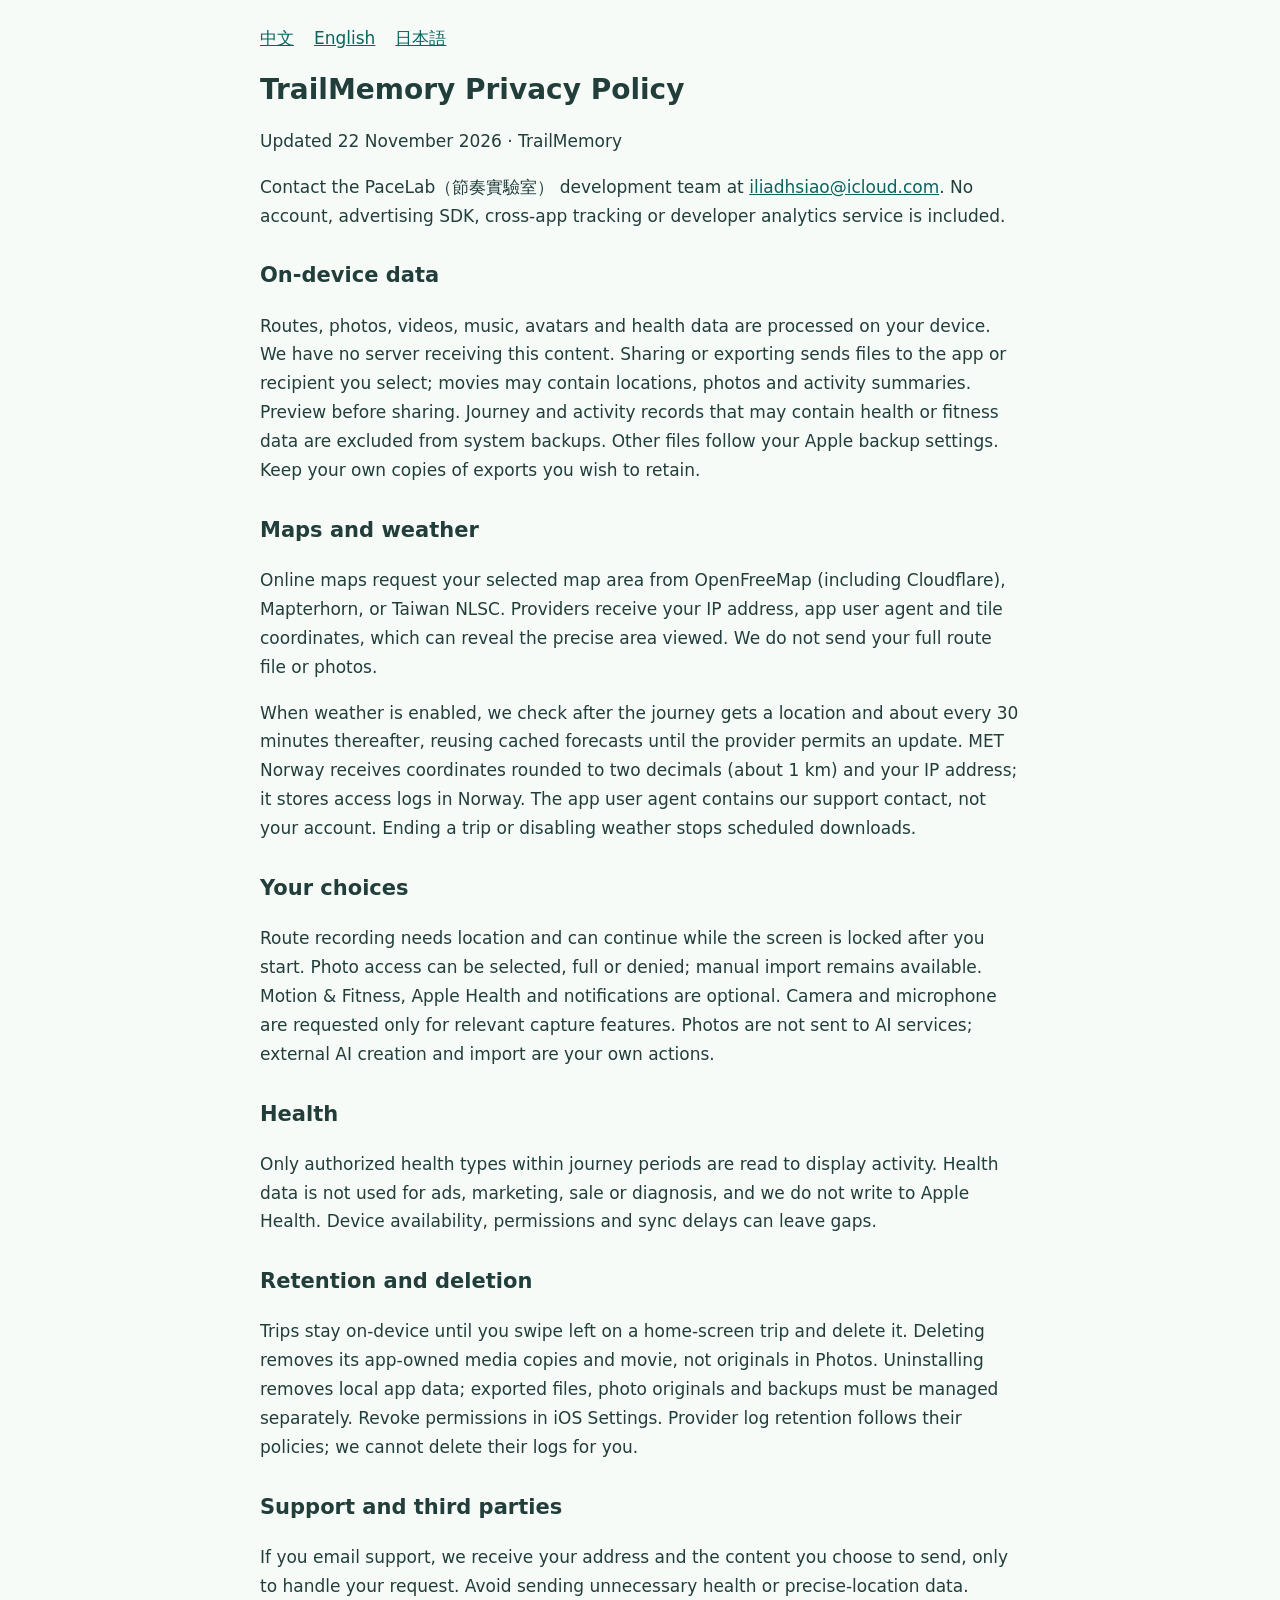
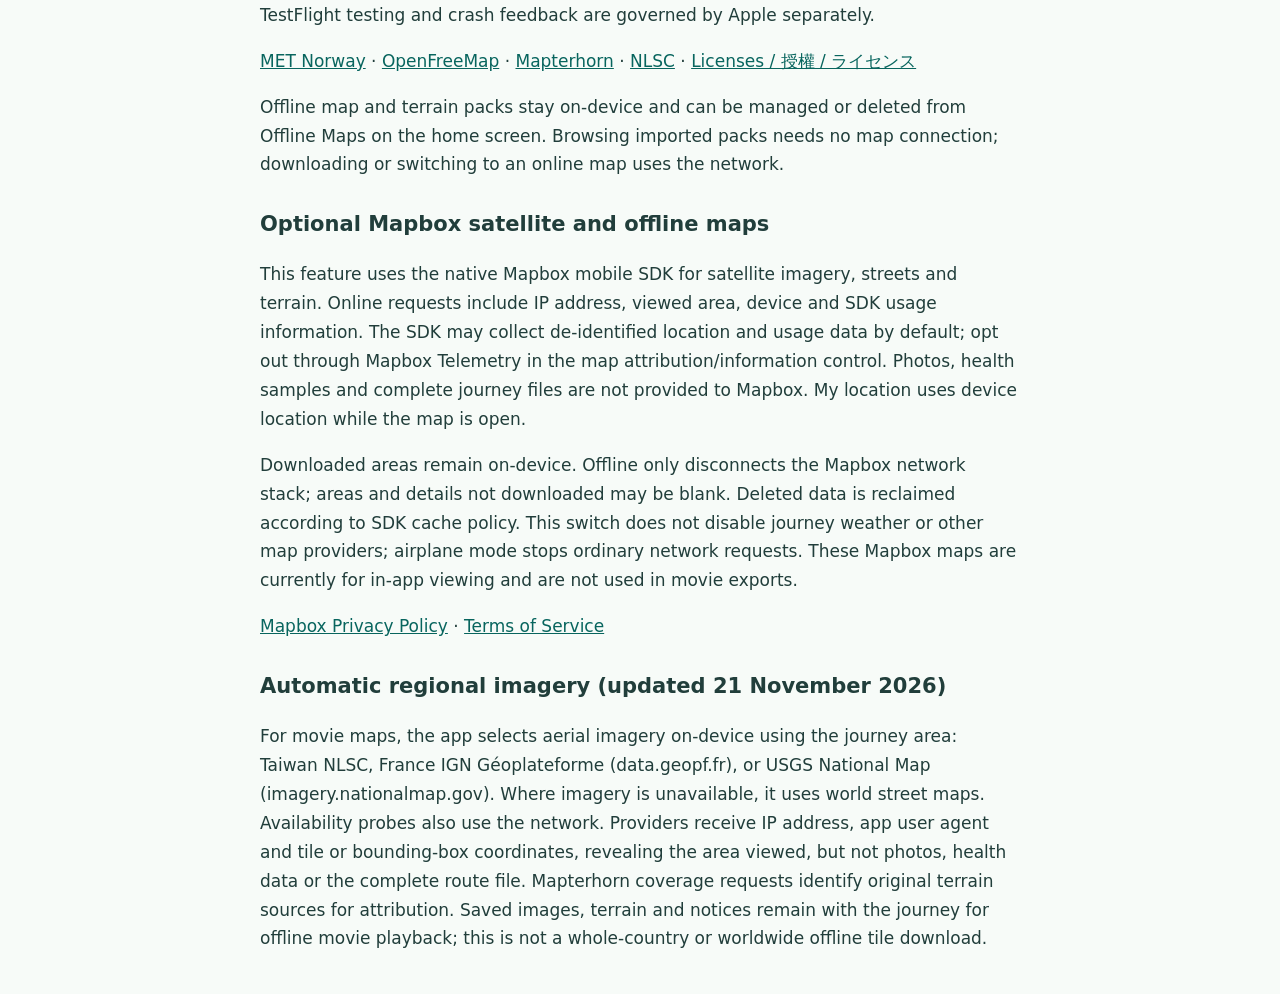
<file: legal/privacy-en.html>
<!doctype html><html lang="en"><meta charset="utf-8"><meta name="viewport" content="width=device-width,initial-scale=1"><title>TrailMemory Privacy Policy</title><link rel="stylesheet" href="legal.css"><body><main><nav><a href="privacy-zh-Hant.html">中文</a><a href="privacy-en.html">English</a><a href="privacy-ja.html">日本語</a></nav><h1>TrailMemory Privacy Policy</h1><p>Updated 22 November 2026 · TrailMemory</p><p>Contact the PaceLab（節奏實驗室） development team at <a href="mailto:iliadhsiao@icloud.com">iliadhsiao@icloud.com</a>. No account, advertising SDK, cross-app tracking or developer analytics service is included.</p><h2>On-device data</h2><p>Routes, photos, videos, music, avatars and health data are processed on your device. We have no server receiving this content. Sharing or exporting sends files to the app or recipient you select; movies may contain locations, photos and activity summaries. Preview before sharing. Journey and activity records that may contain health or fitness data are excluded from system backups. Other files follow your Apple backup settings. Keep your own copies of exports you wish to retain.</p><h2>Maps and weather</h2><p>Online maps request your selected map area from OpenFreeMap (including Cloudflare), Mapterhorn, or Taiwan NLSC. Providers receive your IP address, app user agent and tile coordinates, which can reveal the precise area viewed. We do not send your full route file or photos.</p><p>When weather is enabled, we check after the journey gets a location and about every 30 minutes thereafter, reusing cached forecasts until the provider permits an update. MET Norway receives coordinates rounded to two decimals (about 1 km) and your IP address; it stores access logs in Norway. The app user agent contains our support contact, not your account. Ending a trip or disabling weather stops scheduled downloads.</p><h2>Your choices</h2><p>Route recording needs location and can continue while the screen is locked after you start. Photo access can be selected, full or denied; manual import remains available. Motion &amp; Fitness, Apple Health and notifications are optional. Camera and microphone are requested only for relevant capture features. Photos are not sent to AI services; external AI creation and import are your own actions.</p><h2>Health</h2><p>Only authorized health types within journey periods are read to display activity. Health data is not used for ads, marketing, sale or diagnosis, and we do not write to Apple Health. Device availability, permissions and sync delays can leave gaps.</p><h2>Retention and deletion</h2><p>Trips stay on-device until you swipe left on a home-screen trip and delete it. Deleting removes its app-owned media copies and movie, not originals in Photos. Uninstalling removes local app data; exported files, photo originals and backups must be managed separately. Revoke permissions in iOS Settings. Provider log retention follows their policies; we cannot delete their logs for you.</p><h2>Support and third parties</h2><p>If you email support, we receive your address and the content you choose to send, only to handle your request. Avoid sending unnecessary health or precise-location data. TestFlight testing and crash feedback are governed by Apple separately.</p><p><a href="https://api.met.no/doc/TermsOfService">MET Norway</a> · <a href="https://openfreemap.org/privacy/">OpenFreeMap</a> · <a href="https://mapterhorn.com/attribution/">Mapterhorn</a> · <a href="https://maps.nlsc.gov.tw/pro/use_clause.jsp">NLSC</a> · <a href="licenses.html">Licenses / 授權 / ライセンス</a></p><p>Offline map and terrain packs stay on-device and can be managed or deleted from Offline Maps on the home screen. Browsing imported packs needs no map connection; downloading or switching to an online map uses the network.</p><section><h2>Optional Mapbox satellite and offline maps</h2><p>This feature uses the native Mapbox mobile SDK for satellite imagery, streets and terrain. Online requests include IP address, viewed area, device and SDK usage information. The SDK may collect de-identified location and usage data by default; opt out through Mapbox Telemetry in the map attribution/information control. Photos, health samples and complete journey files are not provided to Mapbox. My location uses device location while the map is open.</p><p>Downloaded areas remain on-device. Offline only disconnects the Mapbox network stack; areas and details not downloaded may be blank. Deleted data is reclaimed according to SDK cache policy. This switch does not disable journey weather or other map providers; airplane mode stops ordinary network requests. These Mapbox maps are currently for in-app viewing and are not used in movie exports.</p><p><a href="https://www.mapbox.com/legal/privacy">Mapbox Privacy Policy</a> · <a href="https://www.mapbox.com/legal/tos">Terms of Service</a></p></section><section id="regional-imagery"><h2>Automatic regional imagery (updated 21 November 2026)</h2><p>For movie maps, the app selects aerial imagery on-device using the journey area: Taiwan NLSC, France IGN Géoplateforme (data.geopf.fr), or USGS National Map (imagery.nationalmap.gov). Where imagery is unavailable, it uses world street maps. Availability probes also use the network. Providers receive IP address, app user agent and tile or bounding-box coordinates, revealing the area viewed, but not photos, health data or the complete route file. Mapterhorn coverage requests identify original terrain sources for attribution. Saved images, terrain and notices remain with the journey for offline movie playback; this is not a whole-country or worldwide offline tile download.</p></section></main></body></html>
</file>
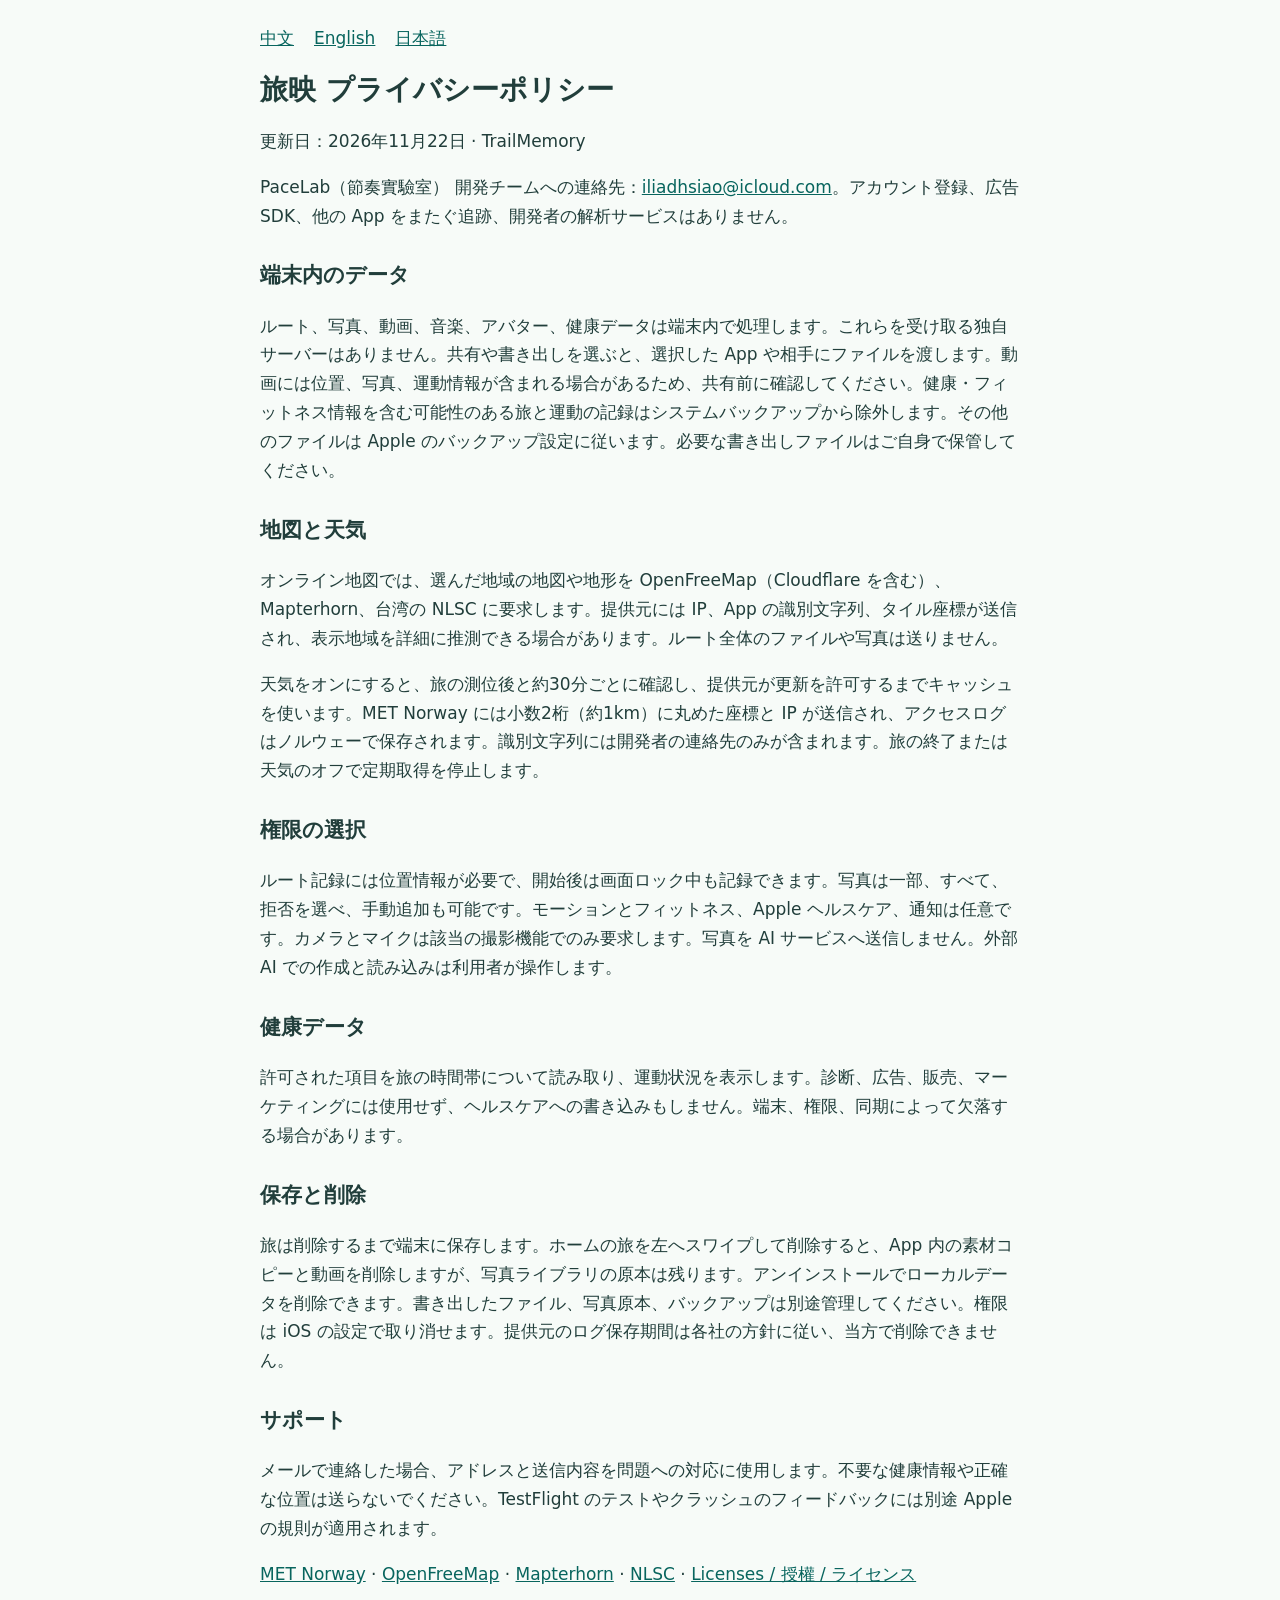
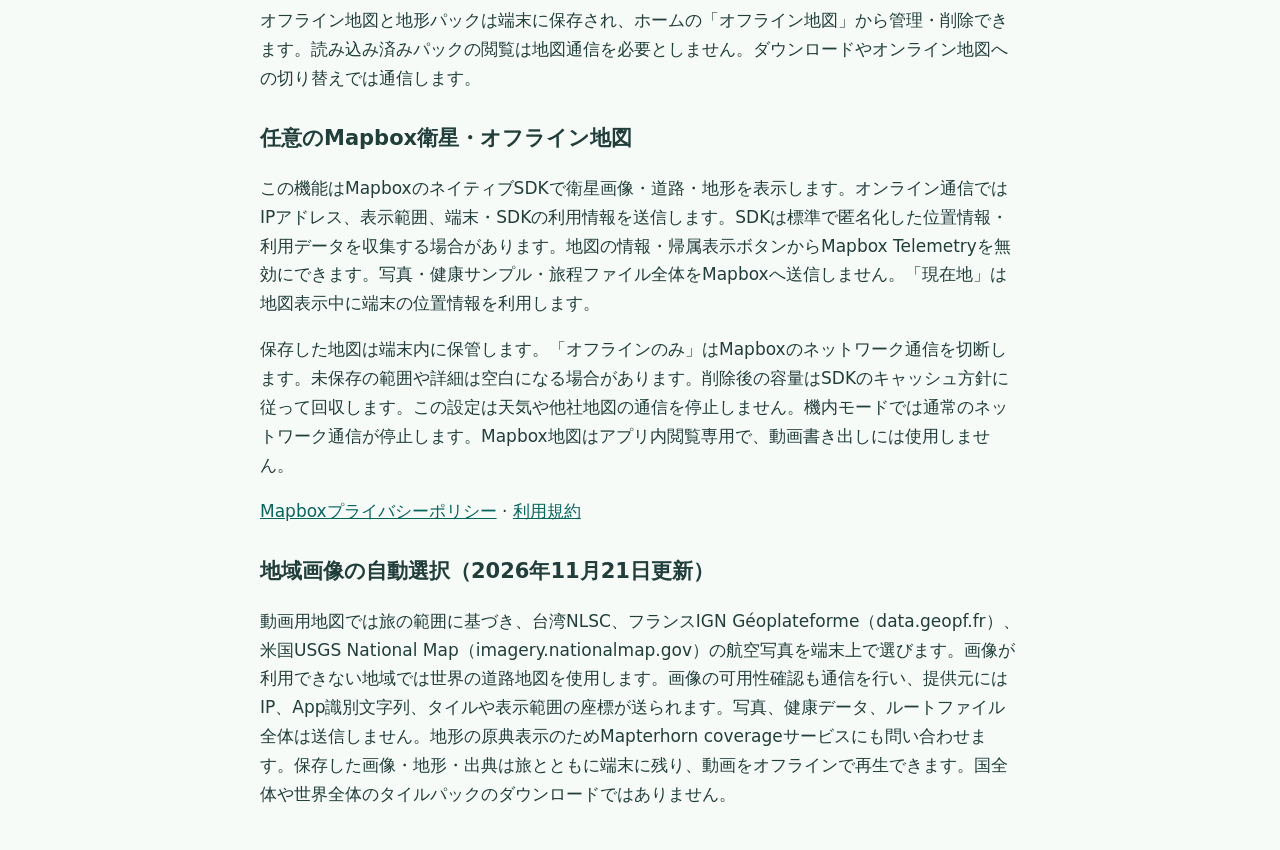
<file: legal/privacy-ja.html>
<!doctype html><html lang="ja"><meta charset="utf-8"><meta name="viewport" content="width=device-width,initial-scale=1"><title>旅映 プライバシーポリシー</title><link rel="stylesheet" href="legal.css"><body><main><nav><a href="privacy-zh-Hant.html">中文</a><a href="privacy-en.html">English</a><a href="privacy-ja.html">日本語</a></nav><h1>旅映 プライバシーポリシー</h1><p>更新日：2026年11月22日 · TrailMemory</p><p>PaceLab（節奏實驗室） 開発チームへの連絡先：<a href="mailto:iliadhsiao@icloud.com">iliadhsiao@icloud.com</a>。アカウント登録、広告 SDK、他の App をまたぐ追跡、開発者の解析サービスはありません。</p><h2>端末内のデータ</h2><p>ルート、写真、動画、音楽、アバター、健康データは端末内で処理します。これらを受け取る独自サーバーはありません。共有や書き出しを選ぶと、選択した App や相手にファイルを渡します。動画には位置、写真、運動情報が含まれる場合があるため、共有前に確認してください。健康・フィットネス情報を含む可能性のある旅と運動の記録はシステムバックアップから除外します。その他のファイルは Apple のバックアップ設定に従います。必要な書き出しファイルはご自身で保管してください。</p><h2>地図と天気</h2><p>オンライン地図では、選んだ地域の地図や地形を OpenFreeMap（Cloudflare を含む）、Mapterhorn、台湾の NLSC に要求します。提供元には IP、App の識別文字列、タイル座標が送信され、表示地域を詳細に推測できる場合があります。ルート全体のファイルや写真は送りません。</p><p>天気をオンにすると、旅の測位後と約30分ごとに確認し、提供元が更新を許可するまでキャッシュを使います。MET Norway には小数2桁（約1km）に丸めた座標と IP が送信され、アクセスログはノルウェーで保存されます。識別文字列には開発者の連絡先のみが含まれます。旅の終了または天気のオフで定期取得を停止します。</p><h2>権限の選択</h2><p>ルート記録には位置情報が必要で、開始後は画面ロック中も記録できます。写真は一部、すべて、拒否を選べ、手動追加も可能です。モーションとフィットネス、Apple ヘルスケア、通知は任意です。カメラとマイクは該当の撮影機能でのみ要求します。写真を AI サービスへ送信しません。外部 AI での作成と読み込みは利用者が操作します。</p><h2>健康データ</h2><p>許可された項目を旅の時間帯について読み取り、運動状況を表示します。診断、広告、販売、マーケティングには使用せず、ヘルスケアへの書き込みもしません。端末、権限、同期によって欠落する場合があります。</p><h2>保存と削除</h2><p>旅は削除するまで端末に保存します。ホームの旅を左へスワイプして削除すると、App 内の素材コピーと動画を削除しますが、写真ライブラリの原本は残ります。アンインストールでローカルデータを削除できます。書き出したファイル、写真原本、バックアップは別途管理してください。権限は iOS の設定で取り消せます。提供元のログ保存期間は各社の方針に従い、当方で削除できません。</p><h2>サポート</h2><p>メールで連絡した場合、アドレスと送信内容を問題への対応に使用します。不要な健康情報や正確な位置は送らないでください。TestFlight のテストやクラッシュのフィードバックには別途 Apple の規則が適用されます。</p><p><a href="https://api.met.no/doc/TermsOfService">MET Norway</a> · <a href="https://openfreemap.org/privacy/">OpenFreeMap</a> · <a href="https://mapterhorn.com/attribution/">Mapterhorn</a> · <a href="https://maps.nlsc.gov.tw/pro/use_clause.jsp">NLSC</a> · <a href="licenses.html">Licenses / 授權 / ライセンス</a></p><p>オフライン地図と地形パックは端末に保存され、ホームの「オフライン地図」から管理・削除できます。読み込み済みパックの閲覧は地図通信を必要としません。ダウンロードやオンライン地図への切り替えでは通信します。</p><section><h2>任意のMapbox衛星・オフライン地図</h2><p>この機能はMapboxのネイティブSDKで衛星画像・道路・地形を表示します。オンライン通信ではIPアドレス、表示範囲、端末・SDKの利用情報を送信します。SDKは標準で匿名化した位置情報・利用データを収集する場合があります。地図の情報・帰属表示ボタンからMapbox Telemetryを無効にできます。写真・健康サンプル・旅程ファイル全体をMapboxへ送信しません。「現在地」は地図表示中に端末の位置情報を利用します。</p><p>保存した地図は端末内に保管します。「オフラインのみ」はMapboxのネットワーク通信を切断します。未保存の範囲や詳細は空白になる場合があります。削除後の容量はSDKのキャッシュ方針に従って回収します。この設定は天気や他社地図の通信を停止しません。機内モードでは通常のネットワーク通信が停止します。Mapbox地図はアプリ内閲覧専用で、動画書き出しには使用しません。</p><p><a href="https://www.mapbox.com/legal/privacy">Mapboxプライバシーポリシー</a> · <a href="https://www.mapbox.com/legal/tos">利用規約</a></p></section><section id="regional-imagery"><h2>地域画像の自動選択（2026年11月21日更新）</h2><p>動画用地図では旅の範囲に基づき、台湾NLSC、フランスIGN Géoplateforme（data.geopf.fr）、米国USGS National Map（imagery.nationalmap.gov）の航空写真を端末上で選びます。画像が利用できない地域では世界の道路地図を使用します。画像の可用性確認も通信を行い、提供元にはIP、App識別文字列、タイルや表示範囲の座標が送られます。写真、健康データ、ルートファイル全体は送信しません。地形の原典表示のためMapterhorn coverageサービスにも問い合わせます。保存した画像・地形・出典は旅とともに端末に残り、動画をオフラインで再生できます。国全体や世界全体のタイルパックのダウンロードではありません。</p></section></main></body></html>
</file>
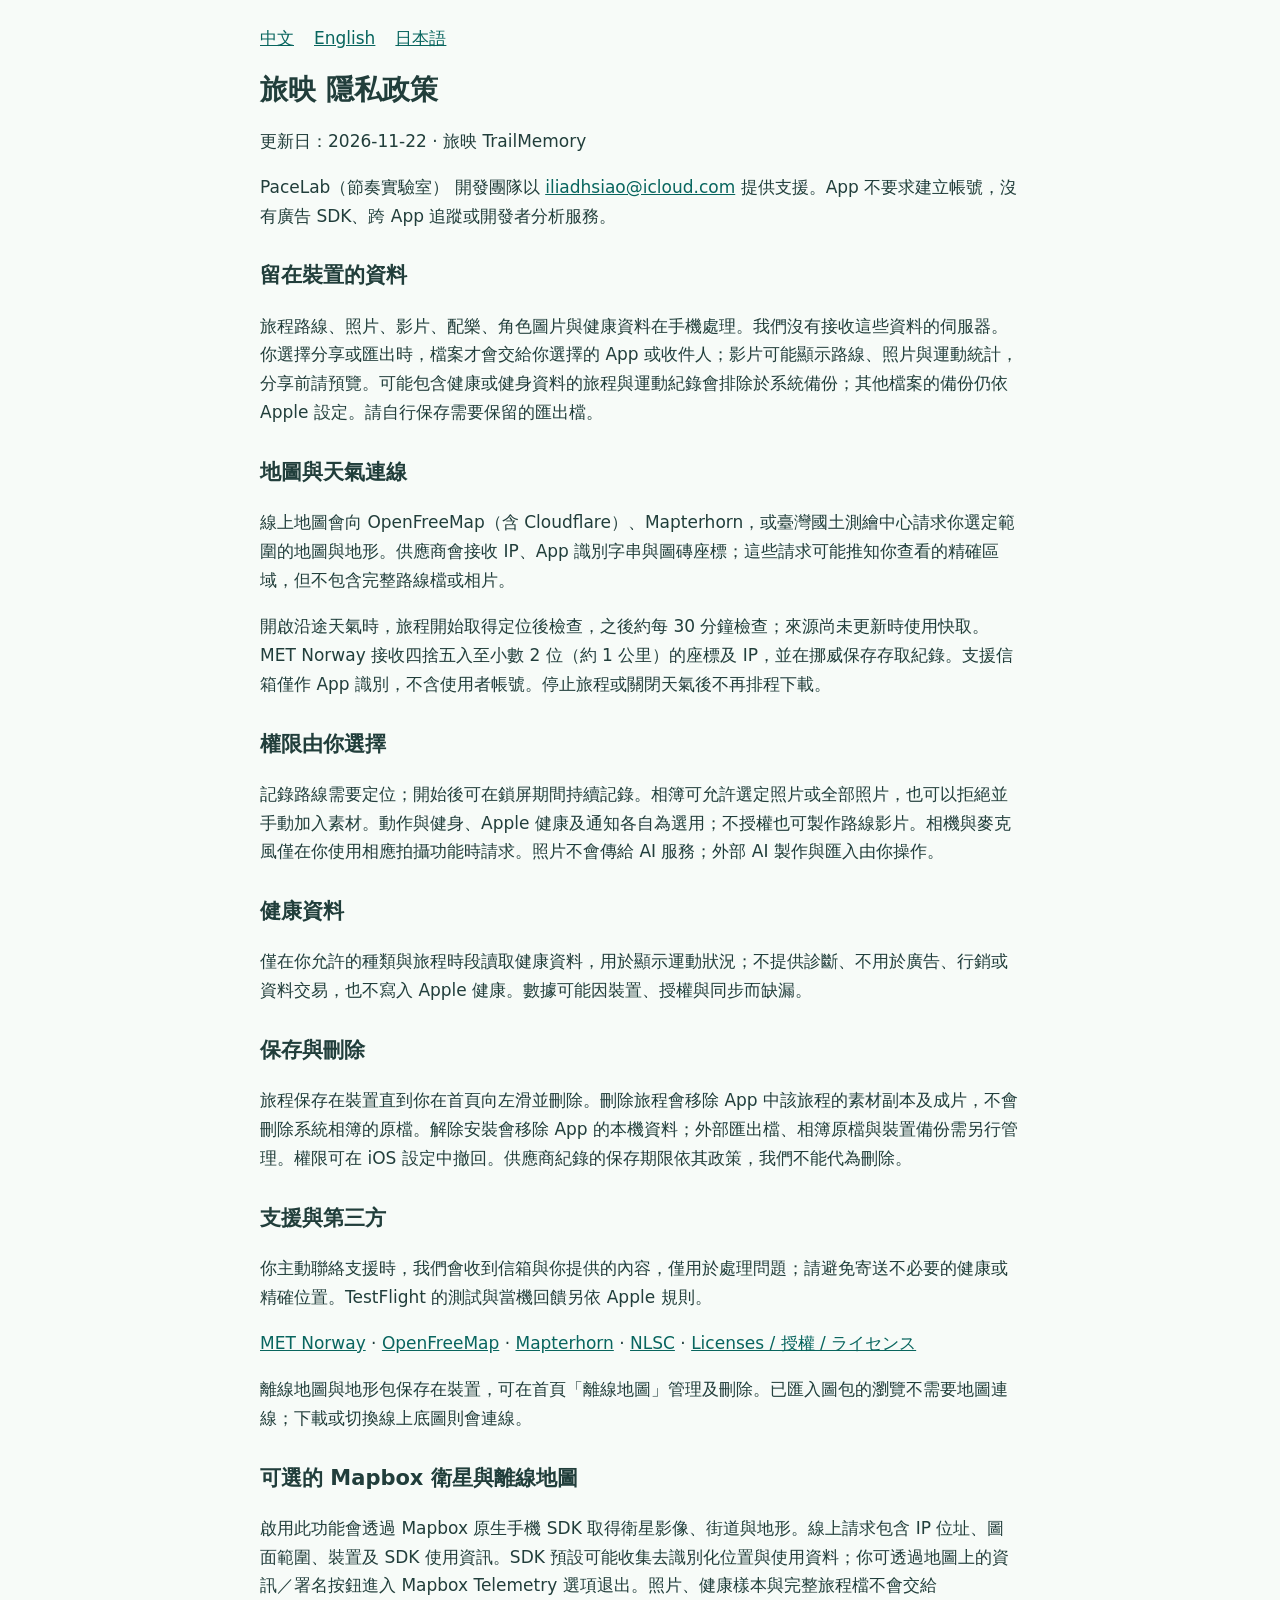
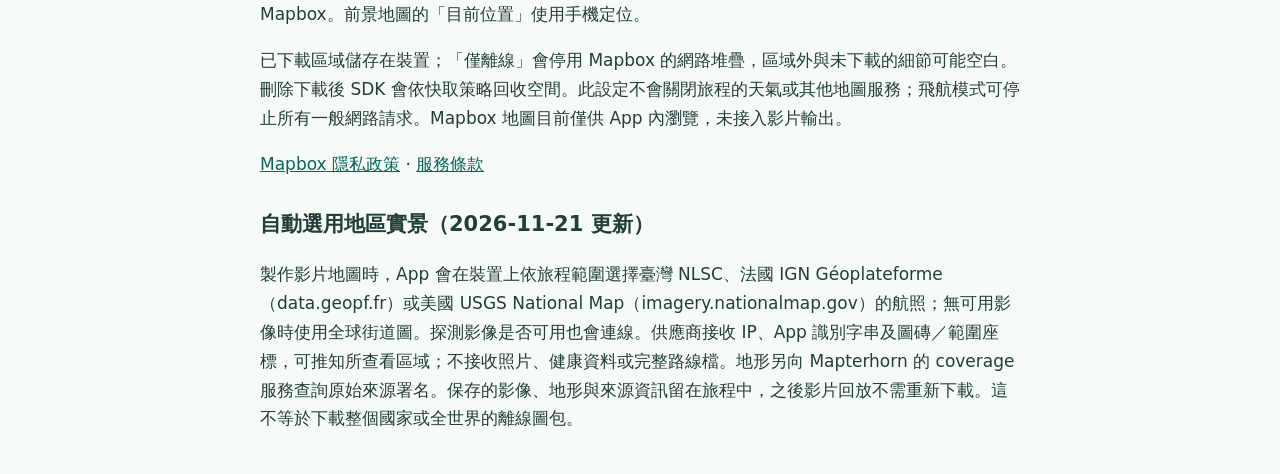
<file: legal/privacy-zh-Hant.html>
<!doctype html><html lang="zh-Hant"><meta charset="utf-8"><meta name="viewport" content="width=device-width,initial-scale=1"><title>旅映 隱私政策</title><link rel="stylesheet" href="legal.css"><body><main><nav><a href="privacy-zh-Hant.html">中文</a><a href="privacy-en.html">English</a><a href="privacy-ja.html">日本語</a></nav><h1>旅映 隱私政策</h1><p>更新日：2026-11-22 · 旅映 TrailMemory</p><p>PaceLab（節奏實驗室） 開發團隊以 <a href="mailto:iliadhsiao@icloud.com">iliadhsiao@icloud.com</a> 提供支援。App 不要求建立帳號，沒有廣告 SDK、跨 App 追蹤或開發者分析服務。</p><h2>留在裝置的資料</h2><p>旅程路線、照片、影片、配樂、角色圖片與健康資料在手機處理。我們沒有接收這些資料的伺服器。你選擇分享或匯出時，檔案才會交給你選擇的 App 或收件人；影片可能顯示路線、照片與運動統計，分享前請預覽。可能包含健康或健身資料的旅程與運動紀錄會排除於系統備份；其他檔案的備份仍依 Apple 設定。請自行保存需要保留的匯出檔。</p><h2>地圖與天氣連線</h2><p>線上地圖會向 OpenFreeMap（含 Cloudflare）、Mapterhorn，或臺灣國土測繪中心請求你選定範圍的地圖與地形。供應商會接收 IP、App 識別字串與圖磚座標；這些請求可能推知你查看的精確區域，但不包含完整路線檔或相片。</p><p>開啟沿途天氣時，旅程開始取得定位後檢查，之後約每 30 分鐘檢查；來源尚未更新時使用快取。MET Norway 接收四捨五入至小數 2 位（約 1 公里）的座標及 IP，並在挪威保存存取紀錄。支援信箱僅作 App 識別，不含使用者帳號。停止旅程或關閉天氣後不再排程下載。</p><h2>權限由你選擇</h2><p>記錄路線需要定位；開始後可在鎖屏期間持續記錄。相簿可允許選定照片或全部照片，也可以拒絕並手動加入素材。動作與健身、Apple 健康及通知各自為選用；不授權也可製作路線影片。相機與麥克風僅在你使用相應拍攝功能時請求。照片不會傳給 AI 服務；外部 AI 製作與匯入由你操作。</p><h2>健康資料</h2><p>僅在你允許的種類與旅程時段讀取健康資料，用於顯示運動狀況；不提供診斷、不用於廣告、行銷或資料交易，也不寫入 Apple 健康。數據可能因裝置、授權與同步而缺漏。</p><h2>保存與刪除</h2><p>旅程保存在裝置直到你在首頁向左滑並刪除。刪除旅程會移除 App 中該旅程的素材副本及成片，不會刪除系統相簿的原檔。解除安裝會移除 App 的本機資料；外部匯出檔、相簿原檔與裝置備份需另行管理。權限可在 iOS 設定中撤回。供應商紀錄的保存期限依其政策，我們不能代為刪除。</p><h2>支援與第三方</h2><p>你主動聯絡支援時，我們會收到信箱與你提供的內容，僅用於處理問題；請避免寄送不必要的健康或精確位置。TestFlight 的測試與當機回饋另依 Apple 規則。</p><p><a href="https://api.met.no/doc/TermsOfService">MET Norway</a> · <a href="https://openfreemap.org/privacy/">OpenFreeMap</a> · <a href="https://mapterhorn.com/attribution/">Mapterhorn</a> · <a href="https://maps.nlsc.gov.tw/pro/use_clause.jsp">NLSC</a> · <a href="licenses.html">Licenses / 授權 / ライセンス</a></p><p>離線地圖與地形包保存在裝置，可在首頁「離線地圖」管理及刪除。已匯入圖包的瀏覽不需要地圖連線；下載或切換線上底圖則會連線。</p><section><h2>可選的 Mapbox 衛星與離線地圖</h2><p>啟用此功能會透過 Mapbox 原生手機 SDK 取得衛星影像、街道與地形。線上請求包含 IP 位址、圖面範圍、裝置及 SDK 使用資訊。SDK 預設可能收集去識別化位置與使用資料；你可透過地圖上的資訊／署名按鈕進入 Mapbox Telemetry 選項退出。照片、健康樣本與完整旅程檔不會交給 Mapbox。前景地圖的「目前位置」使用手機定位。</p><p>已下載區域儲存在裝置；「僅離線」會停用 Mapbox 的網路堆疊，區域外與未下載的細節可能空白。刪除下載後 SDK 會依快取策略回收空間。此設定不會關閉旅程的天氣或其他地圖服務；飛航模式可停止所有一般網路請求。Mapbox 地圖目前僅供 App 內瀏覽，未接入影片輸出。</p><p><a href="https://www.mapbox.com/legal/privacy">Mapbox 隱私政策</a> · <a href="https://www.mapbox.com/legal/tos">服務條款</a></p></section><section id="regional-imagery"><h2>自動選用地區實景（2026-11-21 更新）</h2><p>製作影片地圖時，App 會在裝置上依旅程範圍選擇臺灣 NLSC、法國 IGN Géoplateforme（data.geopf.fr）或美國 USGS National Map（imagery.nationalmap.gov）的航照；無可用影像時使用全球街道圖。探測影像是否可用也會連線。供應商接收 IP、App 識別字串及圖磚／範圍座標，可推知所查看區域；不接收照片、健康資料或完整路線檔。地形另向 Mapterhorn 的 coverage 服務查詢原始來源署名。保存的影像、地形與來源資訊留在旅程中，之後影片回放不需重新下載。這不等於下載整個國家或全世界的離線圖包。</p></section></main></body></html>
</file>
<file: legal/legal.css>
body{font:17px/1.7 system-ui,sans-serif;color:#213e3b;background:#f7fbf8;margin:0;padding:24px;overflow-wrap:anywhere}main{max-width:760px;margin:auto}h1{font-size:28px;line-height:1.3}h2{font-size:21px;margin-top:28px}a{color:#08655e}nav{display:flex;gap:20px;flex-wrap:wrap}small{color:#526c67}pre{white-space:pre-wrap;font:14px/1.6 system-ui}li{margin:8px 0}
</file>
